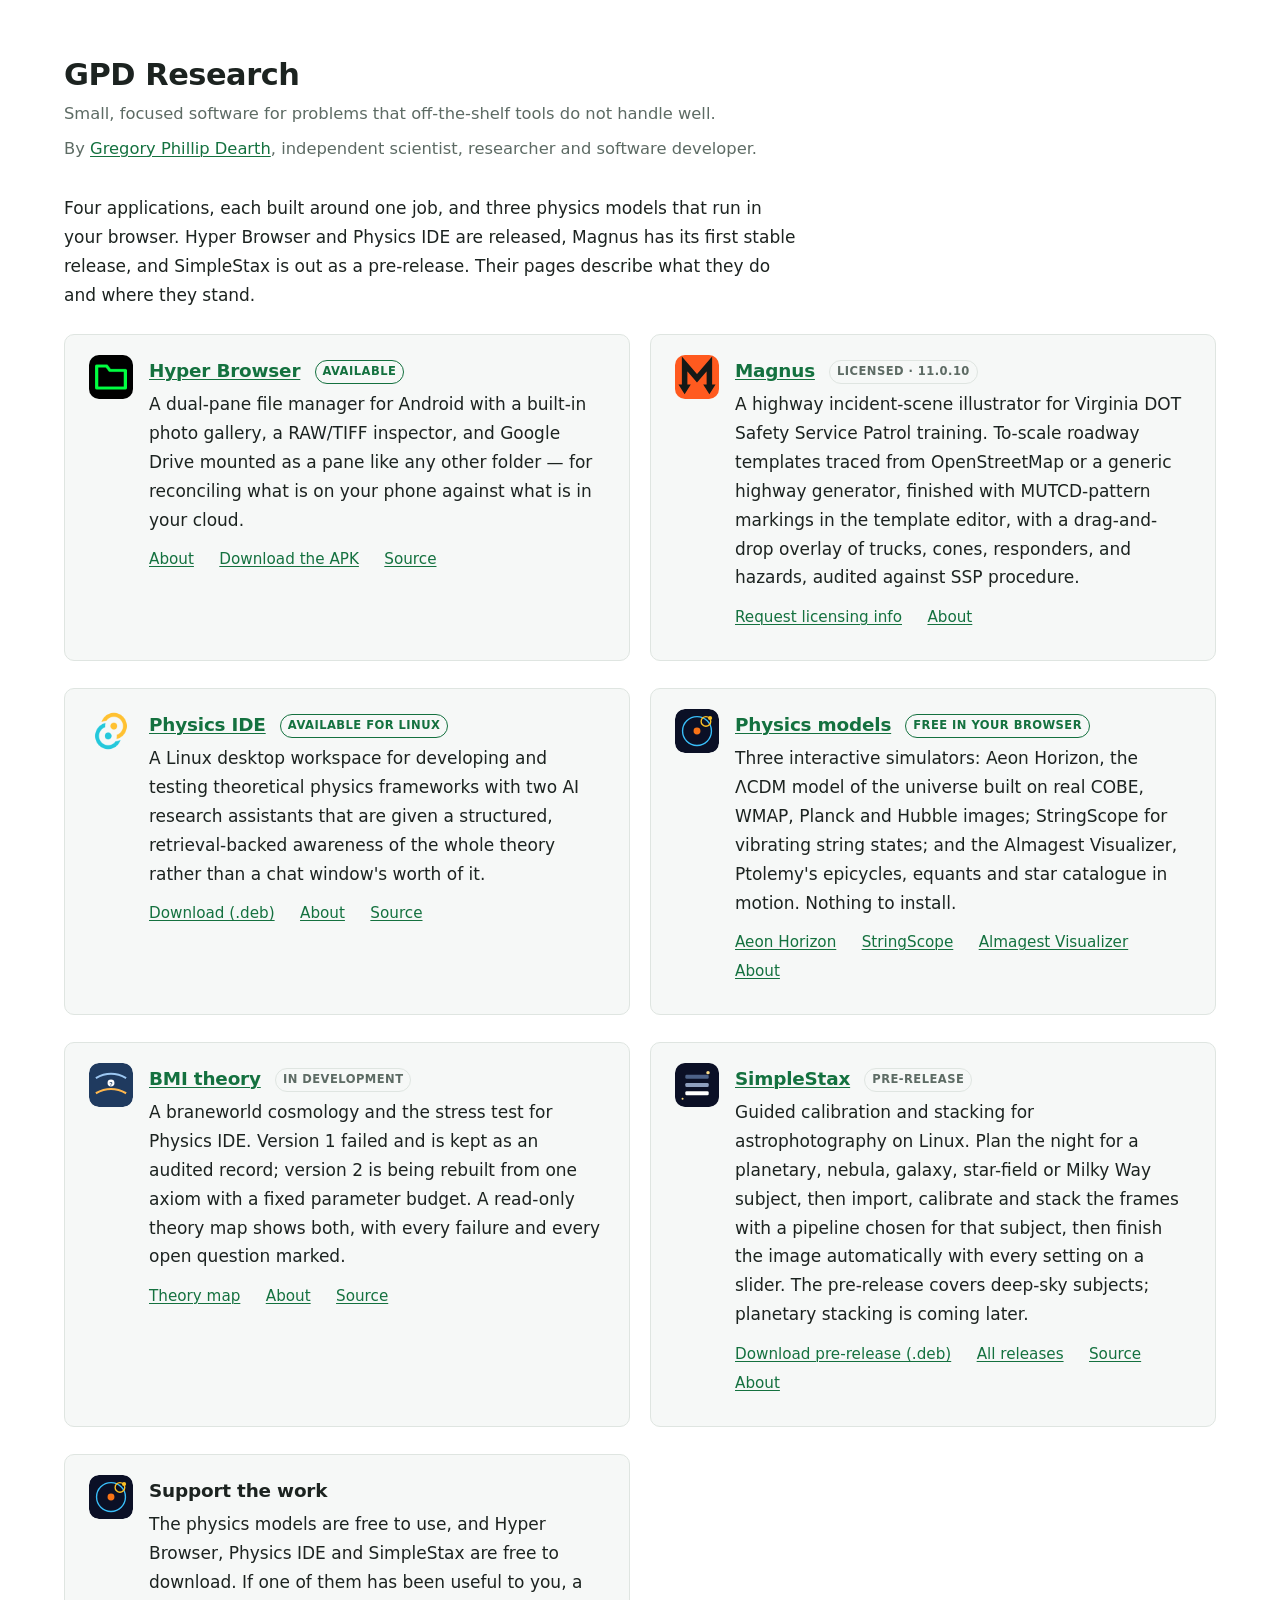
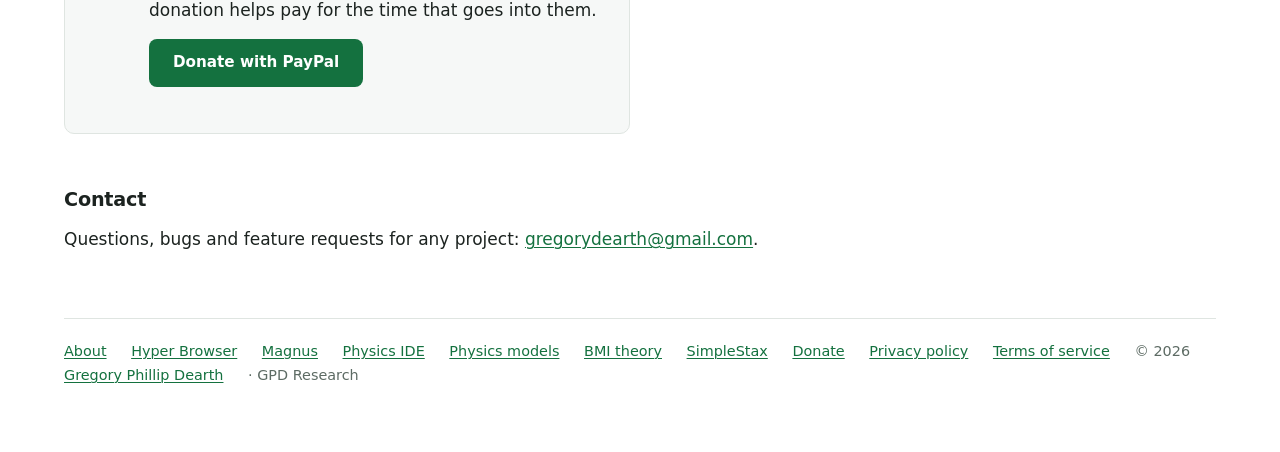
<file: index.html>
<!DOCTYPE html>
<html lang="en">
<head>
<meta charset="utf-8">
<meta name="viewport" content="width=device-width, initial-scale=1">
<meta name="author" content="Gregory Phillip Dearth">
<title>GPD Research — software and physics models by Gregory Phillip Dearth</title>
<meta name="description" content="GPD Research, the independent lab of Gregory Phillip Dearth, builds focused open-source tools: Hyper Browser, a dual-pane Android file manager; Magnus, a highway incident-scene illustrator for Safety Service Patrol training; Physics IDE, an AI-assisted workspace for theoretical physics; free in-browser physics simulators (Aeon Horizon for the ΛCDM model of the universe, StringScope for string theory and the Almagest Visualizer for the Ptolemaic system); and SimpleStax, guided calibration and stacking for astrophotography on Linux.">
<link rel="canonical" href="https://gpd-research.com/">
<meta property="og:type" content="website">
<meta property="og:site_name" content="GPD Research">
<meta property="og:title" content="GPD Research — software and physics models by Gregory Phillip Dearth">
<meta property="og:description" content="GPD Research, the independent lab of Gregory Phillip Dearth, builds focused open-source tools: Hyper Browser, a dual-pane Android file manager; Magnus, a highway incident-scene illustrator for Safety Service Patrol training; Physics IDE, an AI-assisted workspace for theoretical physics; free in-browser physics simulators (Aeon Horizon for the ΛCDM model of the universe, StringScope for string theory and the Almagest Visualizer for the Ptolemaic system); and SimpleStax, guided calibration and stacking for astrophotography on Linux.">
<meta property="og:url" content="https://gpd-research.com/">
<meta property="og:image" content="https://gpd-research.com/store/play-icon-512.png">
<meta name="twitter:card" content="summary">
<script type="application/ld+json">{"@context": "https://schema.org", "@graph": [{"@type": "Organization", "@id": "https://gpd-research.com/#org", "name": "GPD Research", "url": "https://gpd-research.com/", "email": "gregorydearth@gmail.com", "logo": "https://gpd-research.com/store/play-icon-512.png", "founder": {"@id": "https://gpd-research.com/#person"}}, {"@type": "Person", "@id": "https://gpd-research.com/#person", "name": "Gregory Phillip Dearth", "url": "https://gpd-research.com/about.html", "worksFor": {"@id": "https://gpd-research.com/#org"}, "sameAs": ["https://github.com/GPD-Research", "https://www.linkedin.com/in/gregory-dearth-88632b49/"]}, {"@type": "WebSite", "@id": "https://gpd-research.com/#website", "name": "GPD Research", "url": "https://gpd-research.com/", "publisher": {"@id": "https://gpd-research.com/#org"}, "author": {"@id": "https://gpd-research.com/#person"}}]}</script>
<link rel="icon" href="store/play-icon-512.png?v=040e02d1">
<link rel="stylesheet" href="style.css?v=bbf3dc13">
</head>
<body class="wide">
<header>
    <div>
        <h1>GPD Research</h1>
        <p class="tagline">Small, focused software for problems that off-the-shelf tools do not handle well.</p>
        <p class="tagline">By <a href="about.html">Gregory Phillip Dearth</a>, independent scientist, researcher and software developer.</p>
    </div>
</header>

<main>
    <p class="intro">
        Four applications, each built around one job, and three physics models that run in your browser.
        Hyper Browser and Physics IDE are released, Magnus has its first stable release, and SimpleStax is
        out as a pre-release. Their pages describe what they do and where they stand.
    </p>

    <ul class="projects">
        <li class="project">
            <img src="store/play-icon-512.png?v=040e02d1" alt="Hyper Browser icon" width="44" height="44">
            <div>
                <h2><a href="hyper-browser.html">Hyper Browser</a> <span class="status available">Available</span></h2>
                <p>
                    A dual-pane file manager for Android with a built-in photo gallery, a RAW/TIFF inspector, and
                    Google Drive mounted as a pane like any other folder — for reconciling what is on your phone
                    against what is in your cloud.
                </p>
                <p class="links">
                    <a href="hyper-browser.html">About</a>
                    <a href="https://github.com/GPD-Research/hyper-browser/releases">Download the APK</a>
                    <a href="https://github.com/GPD-Research/hyper-browser">Source</a>
                </p>
            </div>
        </li>

        <li class="project">
            <img src="store/magnus-icon.svg?v=767bd8ea" alt="Magnus icon" width="44" height="44">
            <div>
                <h2><a href="magnus.html">Magnus</a> <span class="status">Licensed · 11.0.10</span></h2>
                <p>
                    A highway incident-scene illustrator for Virginia DOT Safety Service Patrol training. To-scale
                    roadway templates traced from OpenStreetMap or a generic highway generator, finished with
                    MUTCD-pattern markings in the template editor, with a drag-and-drop overlay of trucks, cones,
                    responders, and hazards, audited against SSP procedure.
                </p>
                <p class="links">
                    <a href="magnus.html#licensing">Request licensing info</a>
                    <a href="magnus.html">About</a>
                </p>
            </div>
        </li>

        <li class="project">
            <img src="store/physics-ide-icon-256.png?v=6c766039" alt="Physics IDE icon" width="44" height="44">
            <div>
                <h2><a href="physics-ide.html">Physics IDE</a> <span class="status available">Available for Linux</span></h2>
                <p>
                    A Linux desktop workspace for developing and testing theoretical physics frameworks with two
                    AI research assistants that are given a structured, retrieval-backed awareness of the whole
                    theory rather than a chat window's worth of it.
                </p>
                <p class="links">
                    <a href="https://github.com/GPD-Research/physics-ide/releases/latest/download/physics-ide_latest_amd64.deb">Download (.deb)</a>
                    <a href="physics-ide.html">About</a>
                    <a href="https://github.com/GPD-Research/physics-ide">Source</a>
                </p>
            </div>
        </li>
        <li class="project">
            <img src="store/models-icon.svg?v=12f6d7c3" alt="Physics models icon" width="44" height="44">
            <div>
                <h2><a href="models.html">Physics models</a> <span class="status available">Free in your browser</span></h2>
                <p>
                    Three interactive simulators: Aeon Horizon, the ΛCDM model of the universe built on real COBE,
                    WMAP, Planck and Hubble images; StringScope for vibrating string states; and the Almagest
                    Visualizer, Ptolemy's epicycles, equants and star catalogue in motion. Nothing to install.
                </p>
                <p class="links">
                    <a href="/Lambda_CDM/viewer/">Aeon Horizon</a>
                    <a href="/KKLT_String_Cosmology/src/UI/string_scope.html">StringScope</a>
                    <a href="/Ptolemaic_model/viewer/">Almagest Visualizer</a>
                    <a href="models.html">About</a>
                </p>
            </div>
        </li>
        <li class="project">
            <img src="store/bmi-icon.svg?v=d0336ce6" alt="BMI theory icon" width="44" height="44">
            <div>
                <h2><a href="bmi.html">BMI theory</a> <span class="status">In development</span></h2>
                <p>
                    A braneworld cosmology and the stress test for Physics IDE. Version 1 failed and is kept as an
                    audited record; version 2 is being rebuilt from one axiom with a fixed parameter budget. A
                    read-only theory map shows both, with every failure and every open question marked.
                </p>
                <p class="links">
                    <a href="/BMI-Synthesis-Lab/viewer/">Theory map</a>
                    <a href="bmi.html">About</a>
                    <a href="https://github.com/GPD-Research/BMI-Synthesis-Lab">Source</a>
                </p>
            </div>
        </li>
        <li class="project">
            <img src="store/simplestax-icon.svg?v=019d0212" alt="SimpleStax icon" width="44" height="44">
            <div>
                <h2><a href="simplestax.html">SimpleStax</a> <span class="status">Pre-release</span></h2>
                <p>
                    Guided calibration and stacking for astrophotography on Linux. Plan the night for a planetary,
                    nebula, galaxy, star-field or Milky Way subject, then import, calibrate and stack the frames
                    with a pipeline chosen for that subject, then finish the image automatically with every setting on a
                    slider. The pre-release covers deep-sky subjects; planetary stacking is coming later.
                </p>
                <p class="links">
                    <a href="https://github.com/GPD-Research/SimpleStax/releases/latest/download/simplestax_latest_amd64.deb">Download pre-release (.deb)</a>
                    <a href="https://github.com/GPD-Research/SimpleStax/releases">All releases</a>
                    <a href="https://github.com/GPD-Research/SimpleStax">Source</a>
                    <a href="simplestax.html">About</a>
                </p>
            </div>
        </li>
        <li class="project donate">
            <img src="store/models-icon.svg?v=12f6d7c3" alt="" width="44" height="44">
            <div>
                <h2>Support the work</h2>
                <p>
                    The physics models are free to use, and Hyper Browser, Physics IDE and SimpleStax are free to
                    download. If one of them has been useful to you, a donation helps pay for the time that goes
                    into them.
                </p>
                <p class="links">
                    <a class="cta" href="https://www.paypal.com/donate/?business=gregorydearth%40gmail.com&amp;item_name=GPD+Research&amp;currency_code=USD">Donate with PayPal</a>
                </p>
            </div>
        </li>
    </ul>

    <h2>Contact</h2>
    <p>
        Questions, bugs and feature requests for any project:
        <a href="mailto:gregorydearth@gmail.com">gregorydearth@gmail.com</a>.
    </p>
</main>

<footer>
    <a href="about.html">About</a>
    <a href="hyper-browser.html">Hyper Browser</a>
    <a href="magnus.html">Magnus</a>
    <a href="physics-ide.html">Physics IDE</a>
    <a href="models.html">Physics models</a>
    <a href="bmi.html">BMI theory</a>
    <a href="simplestax.html">SimpleStax</a>
    <a href="https://www.paypal.com/donate/?business=gregorydearth%40gmail.com&amp;item_name=GPD+Research&amp;currency_code=USD">Donate</a>
    <a href="privacy.html">Privacy policy</a>
    <a href="terms.html">Terms of service</a>
    <span>&copy; 2026 <a href="about.html">Gregory Phillip Dearth</a> · GPD Research</span>
</footer>
</body>
</html>
</file>
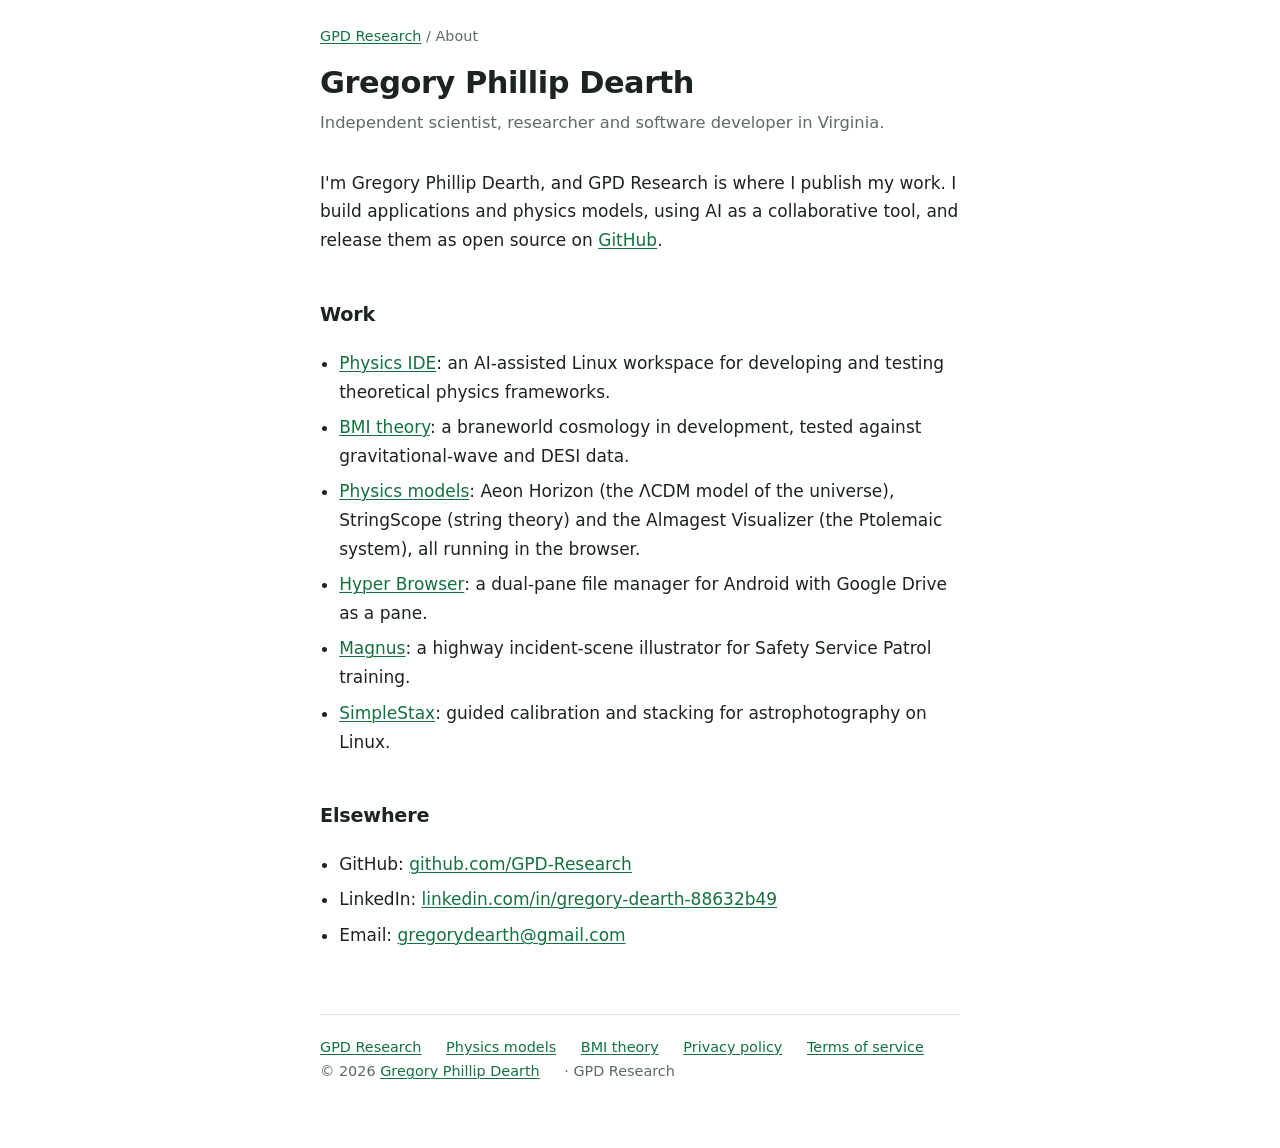
<file: about.html>
<!DOCTYPE html>
<html lang="en">
<head>
<meta charset="utf-8">
<meta name="viewport" content="width=device-width, initial-scale=1">
<meta name="author" content="Gregory Phillip Dearth">
<title>Gregory Phillip Dearth — independent scientist, researcher and software developer | GPD Research</title>
<meta name="description" content="Gregory Phillip Dearth is an independent scientist, researcher and software developer in Virginia, and the person behind GPD Research: Physics IDE, Hyper Browser, Magnus, SimpleStax, the BMI braneworld theory and in-browser physics models.">
<link rel="canonical" href="https://gpd-research.com/about.html">
<meta property="og:type" content="profile">
<meta property="og:site_name" content="GPD Research">
<meta property="og:title" content="Gregory Phillip Dearth — independent scientist, researcher and software developer">
<meta property="og:description" content="Gregory Phillip Dearth is an independent scientist, researcher and software developer, and the person behind GPD Research.">
<meta property="og:url" content="https://gpd-research.com/about.html">
<meta property="og:image" content="https://gpd-research.com/store/play-icon-512.png">
<meta property="profile:first_name" content="Gregory">
<meta property="profile:last_name" content="Dearth">
<meta name="twitter:card" content="summary">
<script type="application/ld+json">{"@context": "https://schema.org", "@graph": [{"@type": "ProfilePage", "@id": "https://gpd-research.com/about.html", "url": "https://gpd-research.com/about.html", "name": "Gregory Phillip Dearth", "mainEntity": {"@id": "https://gpd-research.com/#person"}, "isPartOf": {"@id": "https://gpd-research.com/#website"}}, {"@type": "Person", "@id": "https://gpd-research.com/#person", "name": "Gregory Phillip Dearth", "givenName": "Gregory", "additionalName": "Phillip", "familyName": "Dearth", "alternateName": ["Gregory Dearth", "Gregory P. Dearth"], "url": "https://gpd-research.com/about.html", "email": "mailto:gregorydearth@gmail.com", "jobTitle": "Independent scientist, researcher and software developer", "homeLocation": {"@type": "Place", "name": "Virginia, United States", "address": {"@type": "PostalAddress", "addressRegion": "VA", "addressCountry": "US"}}, "description": "Independent scientist, researcher and software developer leveraging AI as a collaborative tool for applications and physics models.", "worksFor": {"@type": "Organization", "@id": "https://gpd-research.com/#org", "name": "GPD Research", "url": "https://gpd-research.com/"}, "knowsAbout": ["Theoretical physics", "Cosmology", "String theory", "Braneworld cosmology", "Software development", "Astrophotography"], "sameAs": ["https://github.com/GPD-Research", "https://www.linkedin.com/in/gregory-dearth-88632b49/"]}]}</script>
<link rel="icon" href="store/play-icon-512.png?v=040e02d1">
<link rel="stylesheet" href="style.css?v=bbf3dc13">
</head>
<body>
<nav class="crumbs"><a href="index.html">GPD Research</a> / About</nav>
<header>
    <div>
        <h1>Gregory Phillip Dearth</h1>
        <p class="tagline">Independent scientist, researcher and software developer in Virginia.</p>
    </div>
</header>

<main>
    <p>
        I'm Gregory Phillip Dearth, and GPD Research is where I publish my work. I build applications and
        physics models, using AI as a collaborative tool, and release them as open source on
        <a href="https://github.com/GPD-Research">GitHub</a>.
    </p>

    <h2>Work</h2>
    <ul>
        <li><a href="physics-ide.html">Physics IDE</a>: an AI-assisted Linux workspace for developing and testing theoretical physics frameworks.</li>
        <li><a href="bmi.html">BMI theory</a>: a braneworld cosmology in development, tested against gravitational-wave and DESI data.</li>
        <li><a href="models.html">Physics models</a>: Aeon Horizon (the ΛCDM model of the universe), StringScope (string theory) and the Almagest Visualizer (the Ptolemaic system), all running in the browser.</li>
        <li><a href="hyper-browser.html">Hyper Browser</a>: a dual-pane file manager for Android with Google Drive as a pane.</li>
        <li><a href="magnus.html">Magnus</a>: a highway incident-scene illustrator for Safety Service Patrol training.</li>
        <li><a href="simplestax.html">SimpleStax</a>: guided calibration and stacking for astrophotography on Linux.</li>
    </ul>

    <h2>Elsewhere</h2>
    <ul>
        <li>GitHub: <a href="https://github.com/GPD-Research" rel="me">github.com/GPD-Research</a></li>
        <li>LinkedIn: <a href="https://www.linkedin.com/in/gregory-dearth-88632b49/" rel="me">linkedin.com/in/gregory-dearth-88632b49</a></li>
        <li>Email: <a href="mailto:gregorydearth@gmail.com">gregorydearth@gmail.com</a></li>
    </ul>
</main>

<footer>
    <a href="index.html">GPD Research</a>
    <a href="models.html">Physics models</a>
    <a href="bmi.html">BMI theory</a>
    <a href="privacy.html">Privacy policy</a>
    <a href="terms.html">Terms of service</a>
    <span>&copy; 2026 <a href="about.html">Gregory Phillip Dearth</a> · GPD Research</span>
</footer>
</body>
</html>
</file>
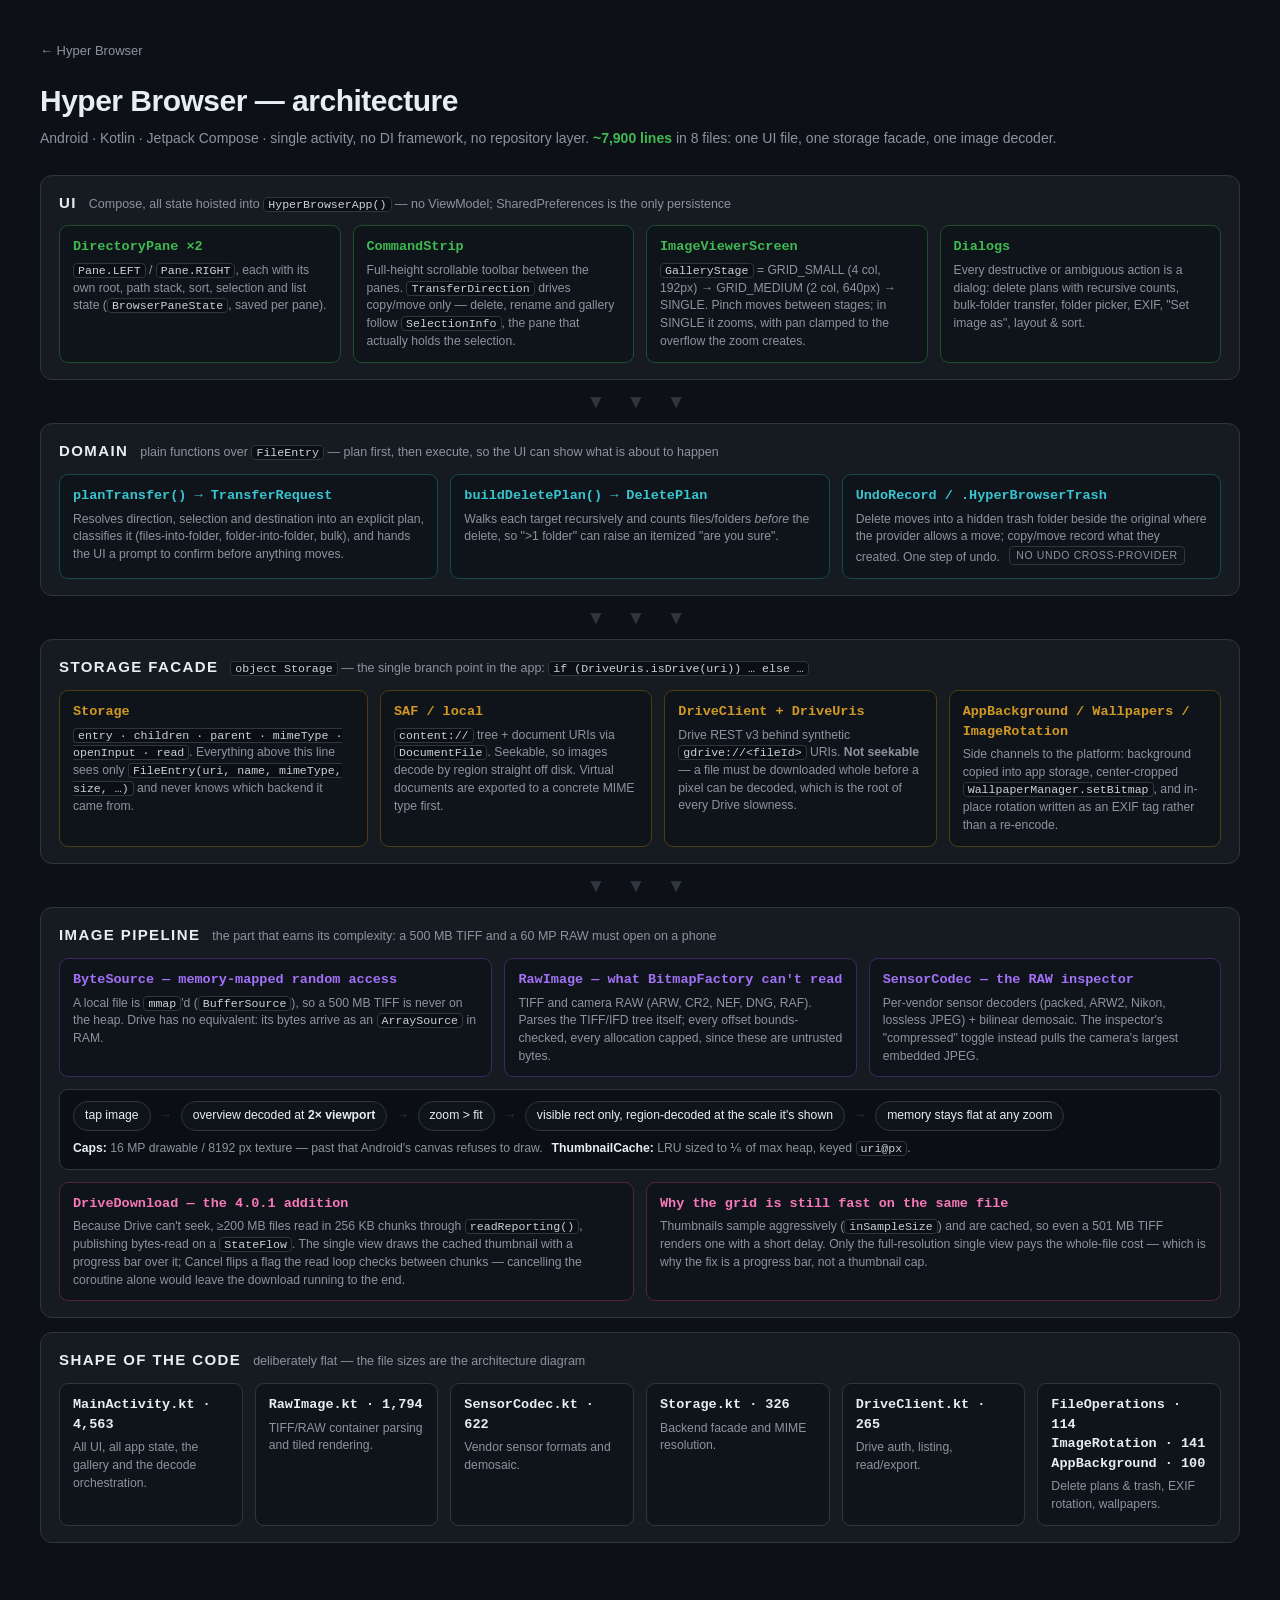
<file: architecture.html>
<!DOCTYPE html>
<html lang="en">
<head>
<meta charset="utf-8">
<meta name="viewport" content="width=device-width, initial-scale=1">
<meta name="author" content="Gregory Phillip Dearth">
<title>Hyper Browser — architecture</title>
<meta name="description" content="How Hyper Browser is put together: a Compose UI over a single storage facade, and an image pipeline built to open a 500 MB TIFF on a phone.">
<link rel="canonical" href="https://gpd-research.com/architecture.html">
<meta property="og:type" content="website">
<meta property="og:site_name" content="GPD Research">
<meta property="og:title" content="Hyper Browser — architecture">
<meta property="og:description" content="How Hyper Browser is put together: a Compose UI over a single storage facade, and an image pipeline built to open a 500 MB TIFF on a phone.">
<meta property="og:url" content="https://gpd-research.com/architecture.html">
<meta property="og:image" content="https://gpd-research.com/store/play-icon-512.png">
<meta name="twitter:card" content="summary">
<link rel="icon" href="store/play-icon-512.png?v=040e02d1">
<style>
  :root{
    --bg:#0d1117; --panel:#161b22; --line:#30363d; --ink:#e6edf3; --dim:#8b949e;
    --green:#3fb950; --cyan:#39c5cf; --amber:#d29922; --violet:#a371f7; --pink:#f778ba;
  }
  *{box-sizing:border-box;margin:0;padding:0}
  body{background:var(--bg);color:var(--ink);font:14px/1.45 "Inter","Helvetica Neue",Arial,sans-serif;padding:40px;max-width:1560px;margin:0 auto}
  .back{display:inline-block;color:var(--dim);text-decoration:none;font-size:13px;margin-bottom:18px}
  .back:hover{color:var(--ink)}
  h1{font-size:30px;letter-spacing:-.5px}
  .sub{color:var(--dim);margin:6px 0 26px;font-size:14px}
  .sub b{color:var(--green);font-weight:600}
  .layer{border:1px solid var(--line);border-radius:12px;background:var(--panel);padding:16px 18px;margin-bottom:14px}
  .layer > header{display:flex;align-items:baseline;gap:12px;margin-bottom:12px}
  .layer h2{font-size:15px;text-transform:uppercase;letter-spacing:1.4px}
  .layer .note{color:var(--dim);font-size:12.5px}
  .row{display:flex;gap:12px;align-items:stretch}
  .row > *{flex:1}
  .card{border:1px solid var(--line);border-radius:9px;padding:11px 13px;background:#0f141b}
  .card h3{font-size:13.5px;font-family:ui-monospace,"SF Mono",Menlo,monospace;margin-bottom:5px}
  .card p{color:var(--dim);font-size:12.2px}
  .card ul{color:var(--dim);font-size:12.2px;margin-left:15px}
  .card li{margin-top:2px}
  .g h3{color:var(--green)} .c h3{color:var(--cyan)} .a h3{color:var(--amber)}
  .v h3{color:var(--violet)} .p h3{color:var(--pink)}
  .g{border-color:#1f4d2b} .c{border-color:#164a4e} .a{border-color:#4d3c12} .v{border-color:#3b2a5e} .p{border-color:#55223b}
  .arrow{text-align:center;color:var(--line);font-size:19px;margin:-6px 0 8px;letter-spacing:8px}
  code{font-family:ui-monospace,"SF Mono",Menlo,monospace;background:#0b0f14;border:1px solid var(--line);border-radius:4px;padding:0 4px;color:#c9d1d9;font-size:11.6px}
  .pipe{display:flex;align-items:center;gap:9px;flex-wrap:wrap;font-size:12.2px;color:var(--dim)}
  .pipe .step{border:1px solid var(--line);border-radius:20px;padding:5px 11px;background:#0f141b;color:var(--ink);white-space:nowrap}
  .pipe .sep{color:var(--line)}
  .foot{display:flex;gap:12px;margin-top:6px}
  .kv{font-size:12.2px;color:var(--dim)}
  .kv b{color:var(--ink);font-weight:600}
  .tag{display:inline-block;font-size:10.5px;letter-spacing:.6px;text-transform:uppercase;border:1px solid var(--line);border-radius:4px;padding:1px 6px;color:var(--dim);margin-left:6px;vertical-align:2px}
  @media (max-width:900px){
    body{padding:20px}
    h1{font-size:24px}
    .row{flex-wrap:wrap}
    .row > *{flex:1 1 260px}
    code{overflow-wrap:anywhere}
  }
  @media (max-width:620px){
    .row{display:block}
    .row > * + *{margin-top:10px}
    .layer > header{display:block}
    .pipe .step{white-space:normal}
  }
</style>
</head>
<body>

<a class="back" href="hyper-browser.html">← Hyper Browser</a>
<h1>Hyper Browser — architecture</h1>
<p class="sub">Android · Kotlin · Jetpack Compose · single activity, no DI framework, no repository layer.
  <b>~7,900 lines</b> in 8 files: one UI file, one storage facade, one image decoder.</p>

<div class="layer">
  <header><h2>UI</h2><span class="note">Compose, all state hoisted into <code>HyperBrowserApp()</code> — no ViewModel; SharedPreferences is the only persistence</span></header>
  <div class="row">
    <div class="card g">
      <h3>DirectoryPane ×2</h3>
      <p><code>Pane.LEFT</code> / <code>Pane.RIGHT</code>, each with its own root, path stack, sort, selection and list state (<code>BrowserPaneState</code>, saved per pane).</p>
    </div>
    <div class="card g">
      <h3>CommandStrip</h3>
      <p>Full-height scrollable toolbar between the panes. <code>TransferDirection</code> drives copy/move only — delete, rename and gallery follow <code>SelectionInfo</code>, the pane that actually holds the selection.</p>
    </div>
    <div class="card g">
      <h3>ImageViewerScreen</h3>
      <p><code>GalleryStage</code> = GRID_SMALL (4 col, 192px) → GRID_MEDIUM (2 col, 640px) → SINGLE. Pinch moves between stages; in SINGLE it zooms, with pan clamped to the overflow the zoom creates.</p>
    </div>
    <div class="card g">
      <h3>Dialogs</h3>
      <p>Every destructive or ambiguous action is a dialog: delete plans with recursive counts, bulk-folder transfer, folder picker, EXIF, "Set image as", layout &amp; sort.</p>
    </div>
  </div>
</div>

<div class="arrow">▼ ▼ ▼</div>

<div class="layer">
  <header><h2>Domain</h2><span class="note">plain functions over <code>FileEntry</code> — plan first, then execute, so the UI can show what is about to happen</span></header>
  <div class="row">
    <div class="card c">
      <h3>planTransfer() → TransferRequest</h3>
      <p>Resolves direction, selection and destination into an explicit plan, classifies it (files-into-folder, folder-into-folder, bulk), and hands the UI a prompt to confirm before anything moves.</p>
    </div>
    <div class="card c">
      <h3>buildDeletePlan() → DeletePlan</h3>
      <p>Walks each target recursively and counts files/folders <em>before</em> the delete, so ">1 folder" can raise an itemized "are you sure".</p>
    </div>
    <div class="card c">
      <h3>UndoRecord / .HyperBrowserTrash</h3>
      <p>Delete moves into a hidden trash folder beside the original where the provider allows a move; copy/move record what they created. One step of undo.
      <span class="tag">no undo cross-provider</span></p>
    </div>
  </div>
</div>

<div class="arrow">▼ ▼ ▼</div>

<div class="layer">
  <header><h2>Storage facade</h2><span class="note"><code>object Storage</code> — the single branch point in the app: <code>if (DriveUris.isDrive(uri)) … else …</code></span></header>
  <div class="row">
    <div class="card a" style="flex:1.15">
      <h3>Storage</h3>
      <p><code>entry · children · parent · mimeType · openInput · read</code>. Everything above this line sees only <code>FileEntry(uri, name, mimeType, size, …)</code> and never knows which backend it came from.</p>
    </div>
    <div class="card a">
      <h3>SAF / local</h3>
      <p><code>content://</code> tree + document URIs via <code>DocumentFile</code>. Seekable, so images decode by region straight off disk. Virtual documents are exported to a concrete MIME type first.</p>
    </div>
    <div class="card a">
      <h3>DriveClient + DriveUris</h3>
      <p>Drive REST v3 behind synthetic <code>gdrive://&lt;fileId&gt;</code> URIs. <b>Not seekable</b> — a file must be downloaded whole before a pixel can be decoded, which is the root of every Drive slowness.</p>
    </div>
    <div class="card a">
      <h3>AppBackground / Wallpapers / ImageRotation</h3>
      <p>Side channels to the platform: background copied into app storage, center-cropped <code>WallpaperManager.setBitmap</code>, and in-place rotation written as an EXIF tag rather than a re-encode.</p>
    </div>
  </div>
</div>

<div class="arrow">▼ ▼ ▼</div>

<div class="layer">
  <header><h2>Image pipeline</h2><span class="note">the part that earns its complexity: a 500 MB TIFF and a 60 MP RAW must open on a phone</span></header>

  <div class="row" style="margin-bottom:12px">
    <div class="card v" style="flex:1.25">
      <h3>ByteSource — memory-mapped random access</h3>
      <p>A local file is <code>mmap</code>'d (<code>BufferSource</code>), so a 500 MB TIFF is never on the heap. Drive has no equivalent: its bytes arrive as an <code>ArraySource</code> in RAM.</p>
    </div>
    <div class="card v">
      <h3>RawImage — what BitmapFactory can't read</h3>
      <p>TIFF and camera RAW (ARW, CR2, NEF, DNG, RAF). Parses the TIFF/IFD tree itself; every offset bounds-checked, every allocation capped, since these are untrusted bytes.</p>
    </div>
    <div class="card v">
      <h3>SensorCodec — the RAW inspector</h3>
      <p>Per-vendor sensor decoders (packed, ARW2, Nikon, lossless JPEG) + bilinear demosaic. The inspector's "compressed" toggle instead pulls the camera's largest embedded JPEG.</p>
    </div>
  </div>

  <div class="card" style="background:#0b0f14">
    <div class="pipe">
      <span class="step">tap image</span><span class="sep">→</span>
      <span class="step">overview decoded at <b>2× viewport</b></span><span class="sep">→</span>
      <span class="step">zoom &gt; fit</span><span class="sep">→</span>
      <span class="step">visible rect only, region-decoded at the scale it's shown</span><span class="sep">→</span>
      <span class="step">memory stays flat at any zoom</span>
    </div>
    <div class="pipe" style="margin-top:9px">
      <span class="kv"><b>Caps:</b> 16 MP drawable / 8192 px texture — past that Android's canvas refuses to draw.</span>
      <span class="kv"><b>ThumbnailCache:</b> LRU sized to ⅙ of max heap, keyed <code>uri@px</code>.</span>
    </div>
  </div>

  <div class="row" style="margin-top:12px">
    <div class="card p">
      <h3>DriveDownload — the 4.0.1 addition</h3>
      <p>Because Drive can't seek, ≥200 MB files read in 256 KB chunks through <code>readReporting()</code>, publishing bytes-read on a <code>StateFlow</code>. The single view draws the cached thumbnail with a progress bar over it; Cancel flips a flag the read loop checks between chunks — cancelling the coroutine alone would leave the download running to the end.</p>
    </div>
    <div class="card p">
      <h3>Why the grid is still fast on the same file</h3>
      <p>Thumbnails sample aggressively (<code>inSampleSize</code>) and are cached, so even a 501 MB TIFF renders one with a short delay. Only the full-resolution single view pays the whole-file cost — which is why the fix is a progress bar, not a thumbnail cap.</p>
    </div>
  </div>
</div>

<div class="layer" style="margin-bottom:0">
  <header><h2>Shape of the code</h2><span class="note">deliberately flat — the file sizes are the architecture diagram</span></header>
  <div class="row">
    <div class="card"><h3>MainActivity.kt · 4,563</h3><p>All UI, all app state, the gallery and the decode orchestration.</p></div>
    <div class="card"><h3>RawImage.kt · 1,794</h3><p>TIFF/RAW container parsing and tiled rendering.</p></div>
    <div class="card"><h3>SensorCodec.kt · 622</h3><p>Vendor sensor formats and demosaic.</p></div>
    <div class="card"><h3>Storage.kt · 326</h3><p>Backend facade and MIME resolution.</p></div>
    <div class="card"><h3>DriveClient.kt · 265</h3><p>Drive auth, listing, read/export.</p></div>
    <div class="card"><h3>FileOperations · 114<br>ImageRotation · 141<br>AppBackground · 100</h3><p>Delete plans &amp; trash, EXIF rotation, wallpapers.</p></div>
  </div>
</div>

</body>
</html>
</file>
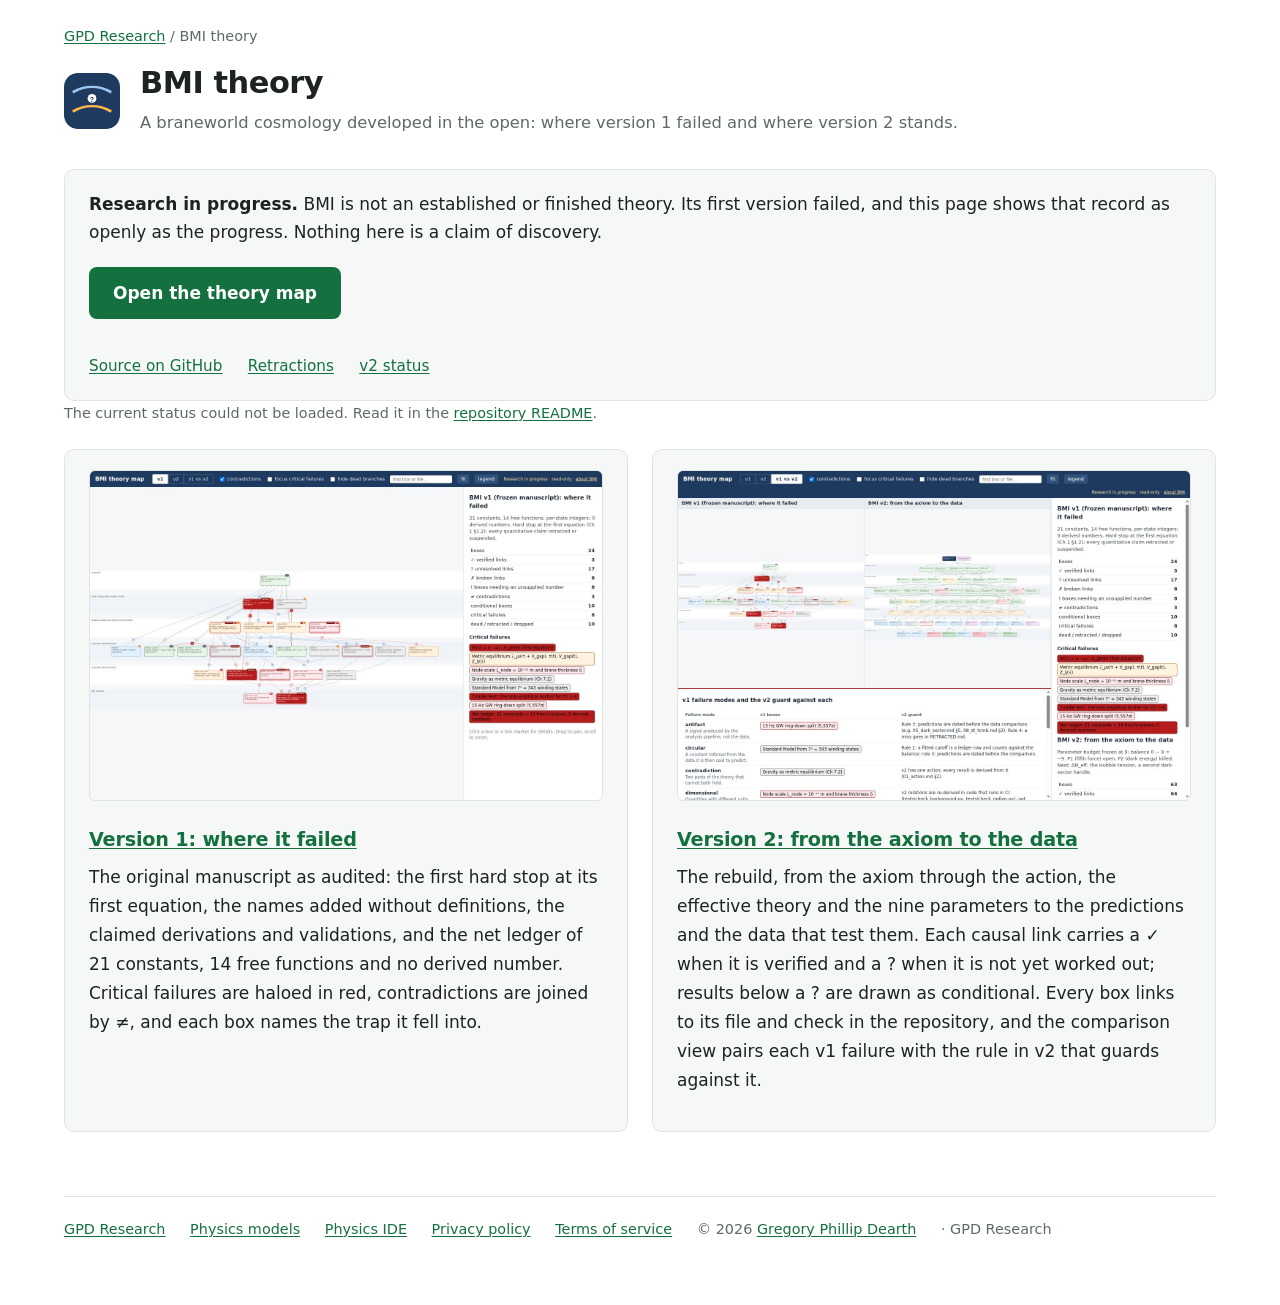
<file: bmi.html>
<!DOCTYPE html>
<html lang="en">
<head>
<meta charset="utf-8">
<meta name="viewport" content="width=device-width, initial-scale=1">
<meta name="author" content="Gregory Phillip Dearth">
<title>BMI theory — a braneworld cosmology in development | GPD Research</title>
<meta name="description" content="The Brane-Manifold Interface (BMI), a braneworld cosmology and stress test for AI-assisted physics: why version 1 failed, where version 2 stands, and a read-only theory map of both.">
<link rel="canonical" href="https://gpd-research.com/bmi.html">
<meta property="og:type" content="website">
<meta property="og:site_name" content="GPD Research">
<meta property="og:title" content="BMI theory — a braneworld cosmology in development | GPD Research">
<meta property="og:description" content="Why BMI version 1 failed, where version 2 stands, and a read-only theory map of both.">
<meta property="og:url" content="https://gpd-research.com/bmi.html">
<meta property="og:image" content="https://gpd-research.com/store/model-bmi-v1.jpg">
<meta name="twitter:card" content="summary_large_image">
<link rel="icon" href="store/bmi-icon.svg?v=d0336ce6">
<link rel="stylesheet" href="style.css?v=bbf3dc13">
<link rel="stylesheet" href="store/vendor/katex/katex.min.css?v=717bc9ae">
</head>
<body class="wide">
<nav class="crumbs"><a href="index.html">GPD Research</a> / BMI theory</nav>
<header>
    <img src="store/bmi-icon.svg?v=d0336ce6" alt="BMI theory icon" width="56" height="56">
    <div>
        <h1>BMI theory</h1>
        <p class="tagline">A braneworld cosmology developed in the open: where version 1 failed and where version 2 stands.</p>
    </div>
</header>

<main>
    <div class="panel">
        <p><strong>Research in progress.</strong> BMI is not an established or finished theory. Its first
        version failed, and this page shows that record as openly as the progress. Nothing here is a
        claim of discovery.</p>
        <p><a class="cta" href="/BMI-Synthesis-Lab/viewer/">Open the theory map</a></p>
        <p class="links">
            <a href="https://github.com/GPD-Research/BMI-Synthesis-Lab">Source on GitHub</a>
            <a href="https://github.com/GPD-Research/BMI-Synthesis-Lab/blob/main/RETRACTED.md">Retractions</a>
            <a href="https://github.com/GPD-Research/BMI-Synthesis-Lab/blob/main/v2/STATUS.md">v2 status</a>
        </p>
    </div>

    <section id="bmi-status" class="bmi-status">
        <p class="note">Loading the current description from the
        <a href="https://github.com/GPD-Research/BMI-Synthesis-Lab#readme">repository README</a>…</p>
    </section>

    <div class="models">
    <section class="model">
        <a href="/BMI-Synthesis-Lab/viewer/?view=v1"><img src="store/model-bmi-v1.jpg?v=c44fd07f" alt="The v1 map: the first equation in red at the top, every box below it dashed as conditional, critical failures haloed in red and contradictions marked ≠" width="1400" height="900" loading="lazy"></a>
        <h2><a href="/BMI-Synthesis-Lab/viewer/?view=v1">Version 1: where it failed</a></h2>
        <p>
            The original manuscript as audited: the first hard stop at its first equation, the names added
            without definitions, the claimed derivations and validations, and the net ledger of 21 constants,
            14 free functions and no derived number. Critical failures are haloed in red, contradictions are
            joined by ≠, and each box names the trap it fell into.
        </p>
    </section>

    <section class="model">
        <a href="/BMI-Synthesis-Lab/viewer/?view=compare"><img src="store/model-bmi-compare.jpg?v=95984562" alt="The v1 and v2 maps side by side, with the table of v1 failure modes and the v2 guard against each" width="1400" height="900" loading="lazy"></a>
        <h2><a href="/BMI-Synthesis-Lab/viewer/?view=compare">Version 2: from the axiom to the data</a></h2>
        <p>
            The rebuild, from the axiom through the action, the effective theory and the nine parameters to the
            predictions and the data that test them. Each causal link carries a ✓ when it is verified and a ?
            when it is not yet worked out; results below a ? are drawn as conditional. Every box links to its
            file and check in the repository, and the comparison view pairs each v1 failure with the rule in v2
            that guards against it.
        </p>
    </section>
    </div>
</main>

<footer>
    <a href="index.html">GPD Research</a>
    <a href="models.html">Physics models</a>
    <a href="physics-ide.html">Physics IDE</a>
    <a href="privacy.html">Privacy policy</a>
    <a href="terms.html">Terms of service</a>
    <span>&copy; 2026 <a href="about.html">Gregory Phillip Dearth</a> · GPD Research</span>
</footer>
<script src="store/vendor/marked.min.js?v=15fabce5"></script>
<script src="store/vendor/katex/katex.min.js?v=e6bfe5de"></script>
<script src="store/bmi.js?v=d8ebb1e4"></script>
</body>
</html>
</file>
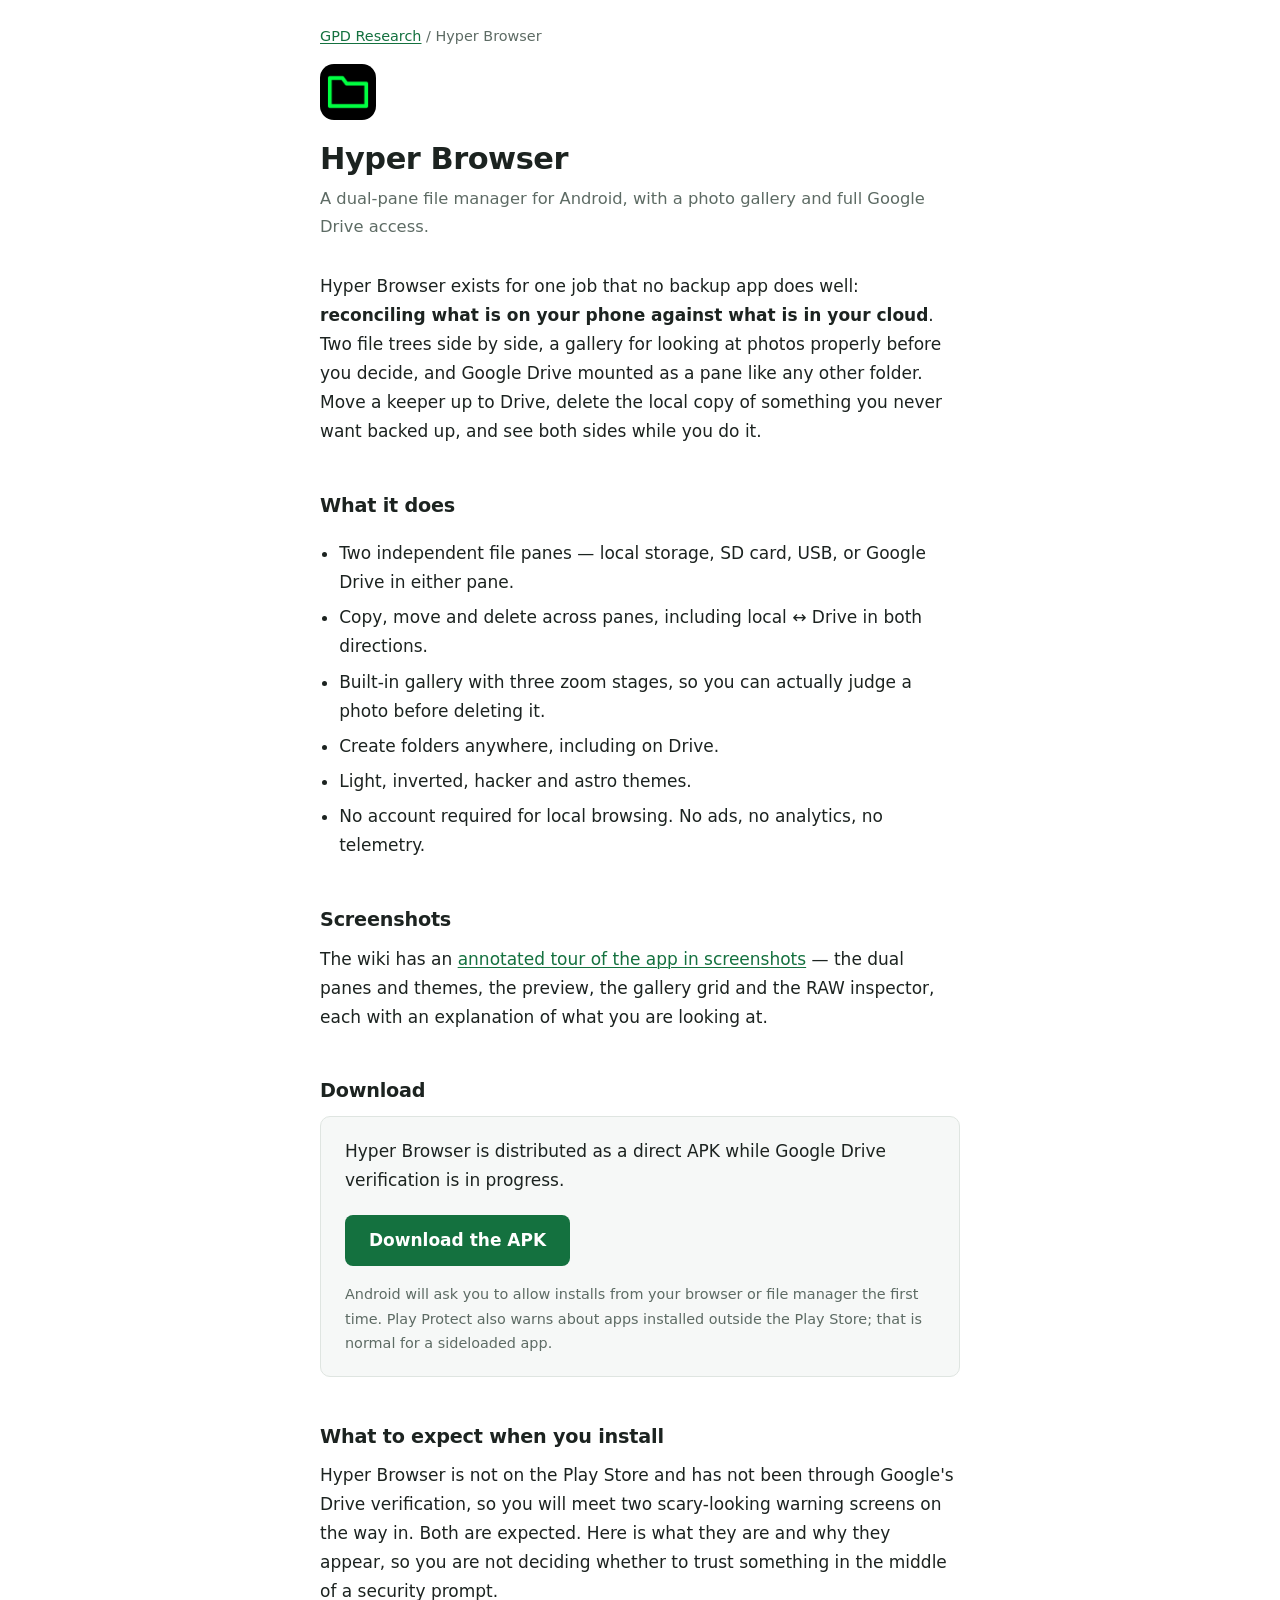
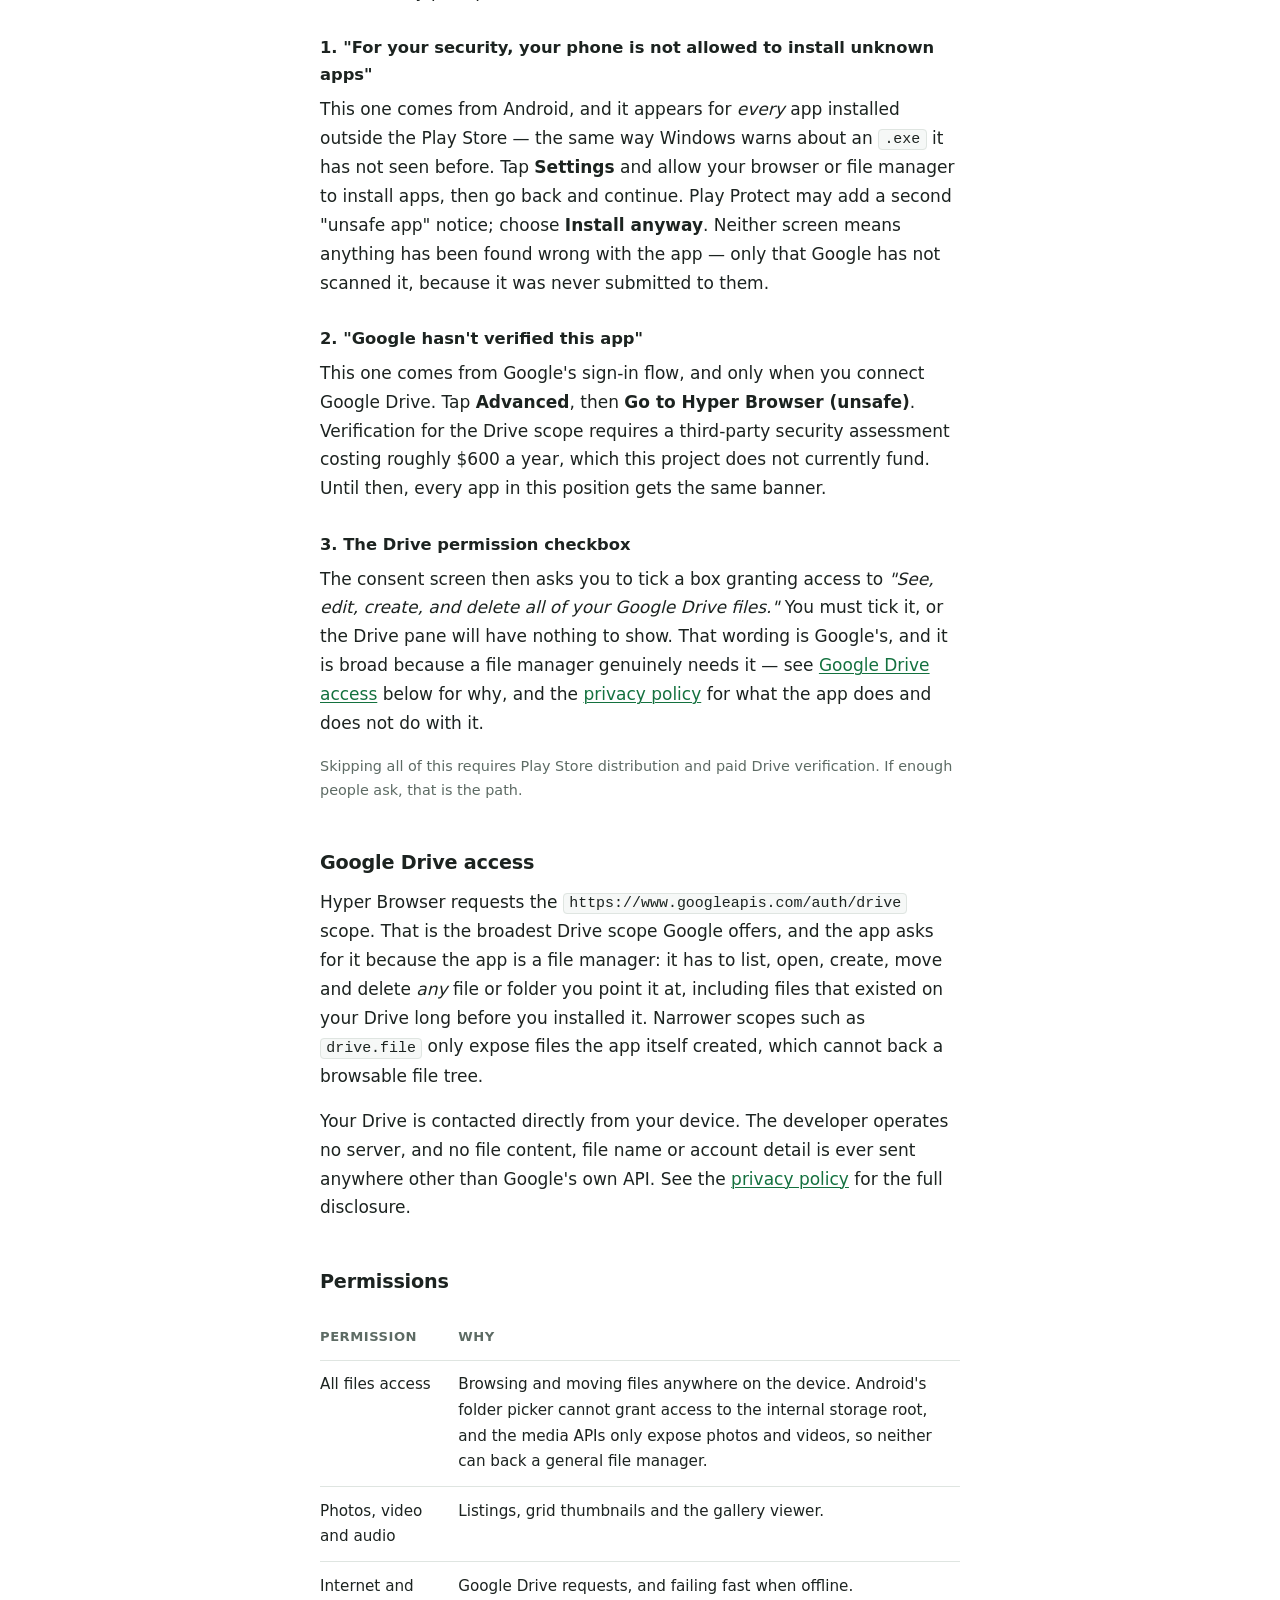
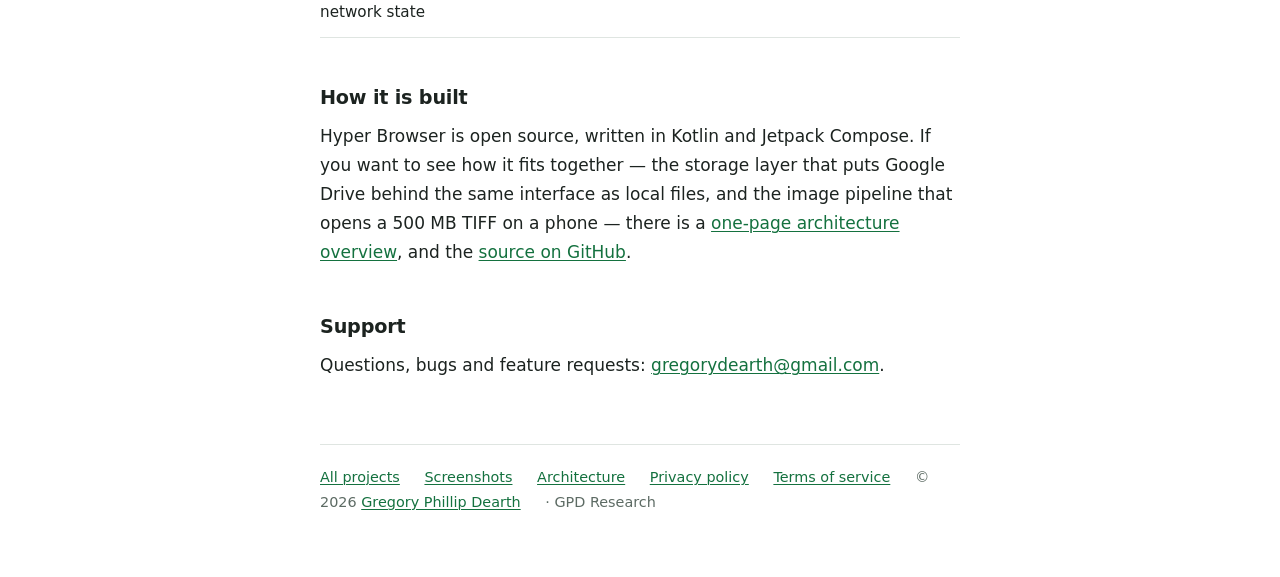
<file: hyper-browser.html>
<!DOCTYPE html>
<html lang="en">
<head>
<meta charset="utf-8">
<meta name="viewport" content="width=device-width, initial-scale=1">
<meta name="author" content="Gregory Phillip Dearth">
<title>Hyper Browser — dual-pane file manager for Android</title>
<meta name="description" content="Hyper Browser is a dual-pane Android file manager with a built-in photo gallery and full Google Drive access, for reconciling what lives on your phone against what lives in the cloud.">
<link rel="canonical" href="https://gpd-research.com/hyper-browser.html">
<meta property="og:type" content="website">
<meta property="og:site_name" content="GPD Research">
<meta property="og:title" content="Hyper Browser — dual-pane file manager for Android">
<meta property="og:description" content="Hyper Browser is a dual-pane Android file manager with a built-in photo gallery and full Google Drive access, for reconciling what lives on your phone against what lives in the cloud.">
<meta property="og:url" content="https://gpd-research.com/hyper-browser.html">
<meta property="og:image" content="https://gpd-research.com/store/play-icon-512.png">
<meta name="twitter:card" content="summary">
<script type="application/ld+json">{"@context": "https://schema.org", "@type": "SoftwareApplication", "name": "Hyper Browser", "operatingSystem": "Android", "applicationCategory": "UtilitiesApplication", "url": "https://gpd-research.com/hyper-browser.html", "description": "Hyper Browser is a dual-pane Android file manager with a built-in photo gallery and full Google Drive access, for reconciling what lives on your phone against what lives in the cloud.", "publisher": {"@type": "Organization", "name": "GPD Research", "url": "https://gpd-research.com/", "email": "gregorydearth@gmail.com", "@id": "https://gpd-research.com/#org", "founder": {"@type": "Person", "@id": "https://gpd-research.com/#person", "name": "Gregory Phillip Dearth", "url": "https://gpd-research.com/about.html"}}, "downloadUrl": "https://github.com/GPD-Research/hyper-browser/releases", "offers": {"@type": "Offer", "price": "0", "priceCurrency": "USD"}, "author": {"@type": "Person", "@id": "https://gpd-research.com/#person", "name": "Gregory Phillip Dearth", "url": "https://gpd-research.com/about.html"}}</script>
<link rel="icon" href="store/play-icon-512.png?v=040e02d1">
<link rel="stylesheet" href="style.css?v=bbf3dc13">
</head>
<body>
<nav class="crumbs"><a href="index.html">GPD Research</a> / Hyper Browser</nav>
<header>
    <img src="store/play-icon-512.png?v=040e02d1" alt="Hyper Browser icon" width="56" height="56">
    <div>
        <h1>Hyper Browser</h1>
        <p class="tagline">A dual-pane file manager for Android, with a photo gallery and full Google Drive access.</p>
    </div>
</header>

<main>
    <p>
        Hyper Browser exists for one job that no backup app does well: <strong>reconciling what is on your
        phone against what is in your cloud</strong>. Two file trees side by side, a gallery for looking at
        photos properly before you decide, and Google Drive mounted as a pane like any other folder. Move a
        keeper up to Drive, delete the local copy of something you never want backed up, and see both sides
        while you do it.
    </p>

    <h2>What it does</h2>
    <ul>
        <li>Two independent file panes — local storage, SD card, USB, or Google Drive in either pane.</li>
        <li>Copy, move and delete across panes, including local &harr; Drive in both directions.</li>
        <li>Built-in gallery with three zoom stages, so you can actually judge a photo before deleting it.</li>
        <li>Create folders anywhere, including on Drive.</li>
        <li>Light, inverted, hacker and astro themes.</li>
        <li>No account required for local browsing. No ads, no analytics, no telemetry.</li>
    </ul>

    <h2>Screenshots</h2>
    <p>
        The wiki has an
        <a href="https://github.com/GPD-Research/hyper-browser/wiki/Hyper-Browser-screen-grabs-with-explanations">annotated
        tour of the app in screenshots</a> — the dual panes and themes, the preview, the gallery grid
        and the RAW inspector, each with an explanation of what you are looking at.
    </p>

    <h2>Download</h2>
    <div class="panel">
        <p>
            Hyper Browser is distributed as a direct APK while Google Drive verification is in progress.
        </p>
        <a class="cta" href="https://github.com/GPD-Research/hyper-browser/releases">Download the APK</a>
        <p class="note">
            Android will ask you to allow installs from your browser or file manager the first time.
            Play Protect also warns about apps installed outside the Play Store; that is normal for a
            sideloaded app.
        </p>
    </div>

    <h2 id="what-to-expect-when-you-install">What to expect when you install</h2>
    <p>
        Hyper Browser is not on the Play Store and has not been through Google's Drive verification,
        so you will meet two scary-looking warning screens on the way in. Both are expected. Here is
        what they are and why they appear, so you are not deciding whether to trust something in the
        middle of a security prompt.
    </p>
    <h3>1. "For your security, your phone is not allowed to install unknown apps"</h3>
    <p>
        This one comes from Android, and it appears for <em>every</em> app installed outside the Play
        Store — the same way Windows warns about an <code>.exe</code> it has not seen before. Tap
        <strong>Settings</strong> and allow your browser or file manager to install apps, then go back
        and continue. Play Protect may add a second "unsafe app" notice; choose
        <strong>Install anyway</strong>. Neither screen means anything has been found wrong with the
        app — only that Google has not scanned it, because it was never submitted to them.
    </p>
    <h3>2. "Google hasn't verified this app"</h3>
    <p>
        This one comes from Google's sign-in flow, and only when you connect Google Drive. Tap
        <strong>Advanced</strong>, then <strong>Go to Hyper Browser (unsafe)</strong>. Verification for
        the Drive scope requires a third-party security assessment costing roughly $600 a year, which
        this project does not currently fund. Until then, every app in this position gets the same
        banner.
    </p>
    <h3>3. The Drive permission checkbox</h3>
    <p>
        The consent screen then asks you to tick a box granting access to
        <em>"See, edit, create, and delete all of your Google Drive files."</em> You must tick it, or the
        Drive pane will have nothing to show. That wording is Google's, and it is broad because a file
        manager genuinely needs it — see <a href="#drive-access">Google Drive access</a> below for why, and the
        <a href="privacy.html">privacy policy</a> for what the app does and does not do with it.
    </p>
    <p class="note">
        Skipping all of this requires Play Store distribution and paid Drive verification. If enough
        people ask, that is the path.
    </p>

    <h2 id="drive-access">Google Drive access</h2>
    <p>
        Hyper Browser requests the <code>https://www.googleapis.com/auth/drive</code> scope. That is the
        broadest Drive scope Google offers, and the app asks for it because the app is a file manager: it
        has to list, open, create, move and delete <em>any</em> file or folder you point it at, including
        files that existed on your Drive long before you installed it. Narrower scopes such as
        <code>drive.file</code> only expose files the app itself created, which cannot back a browsable
        file tree.
    </p>
    <p>
        Your Drive is contacted directly from your device. The developer operates no server, and no file
        content, file name or account detail is ever sent anywhere other than Google's own API. See the
        <a href="privacy.html">privacy policy</a> for the full disclosure.
    </p>

    <h2>Permissions</h2>
    <table>
        <tr><th>Permission</th><th>Why</th></tr>
        <tr><td>All files access</td><td>Browsing and moving files anywhere on the device. Android's folder picker cannot grant access to the internal storage root, and the media APIs only expose photos and videos, so neither can back a general file manager.</td></tr>
        <tr><td>Photos, video and audio</td><td>Listings, grid thumbnails and the gallery viewer.</td></tr>
        <tr><td>Internet and network state</td><td>Google Drive requests, and failing fast when offline.</td></tr>
    </table>

    <h2>How it is built</h2>
    <p>
        Hyper Browser is open source, written in Kotlin and Jetpack Compose. If you want to see how it fits
        together — the storage layer that puts Google Drive behind the same interface as local files, and the
        image pipeline that opens a 500&nbsp;MB TIFF on a phone — there is a
        <a href="architecture.html">one-page architecture overview</a>, and the
        <a href="https://github.com/GPD-Research/hyper-browser">source on GitHub</a>.
    </p>

    <h2>Support</h2>
    <p>
        Questions, bugs and feature requests: <a href="mailto:gregorydearth@gmail.com">gregorydearth@gmail.com</a>.
    </p>
</main>

<footer>
    <a href="index.html">All projects</a>
    <a href="https://github.com/GPD-Research/hyper-browser/wiki/Hyper-Browser-screen-grabs-with-explanations">Screenshots</a>
    <a href="architecture.html">Architecture</a>
    <a href="privacy.html">Privacy policy</a>
    <a href="terms.html">Terms of service</a>
    <span>&copy; 2026 <a href="about.html">Gregory Phillip Dearth</a> · GPD Research</span>
</footer>
</body>
</html>
</file>
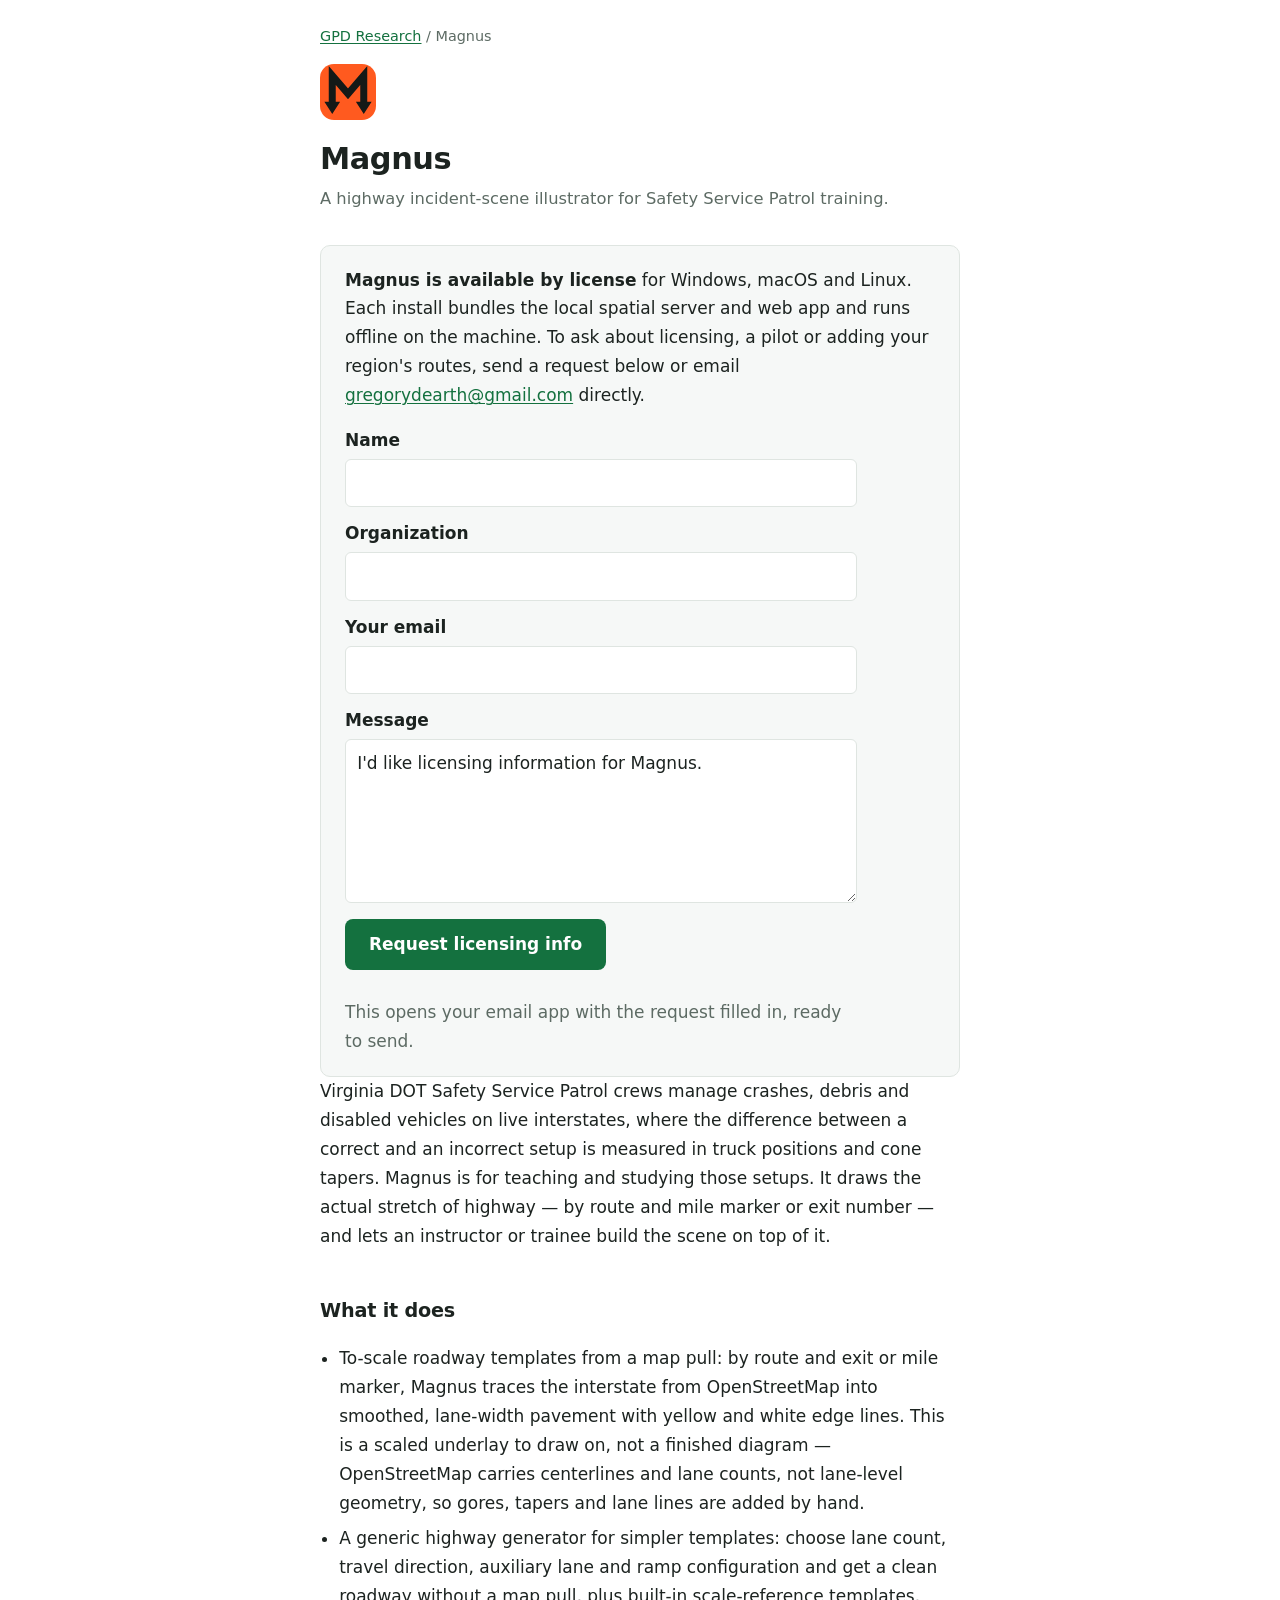
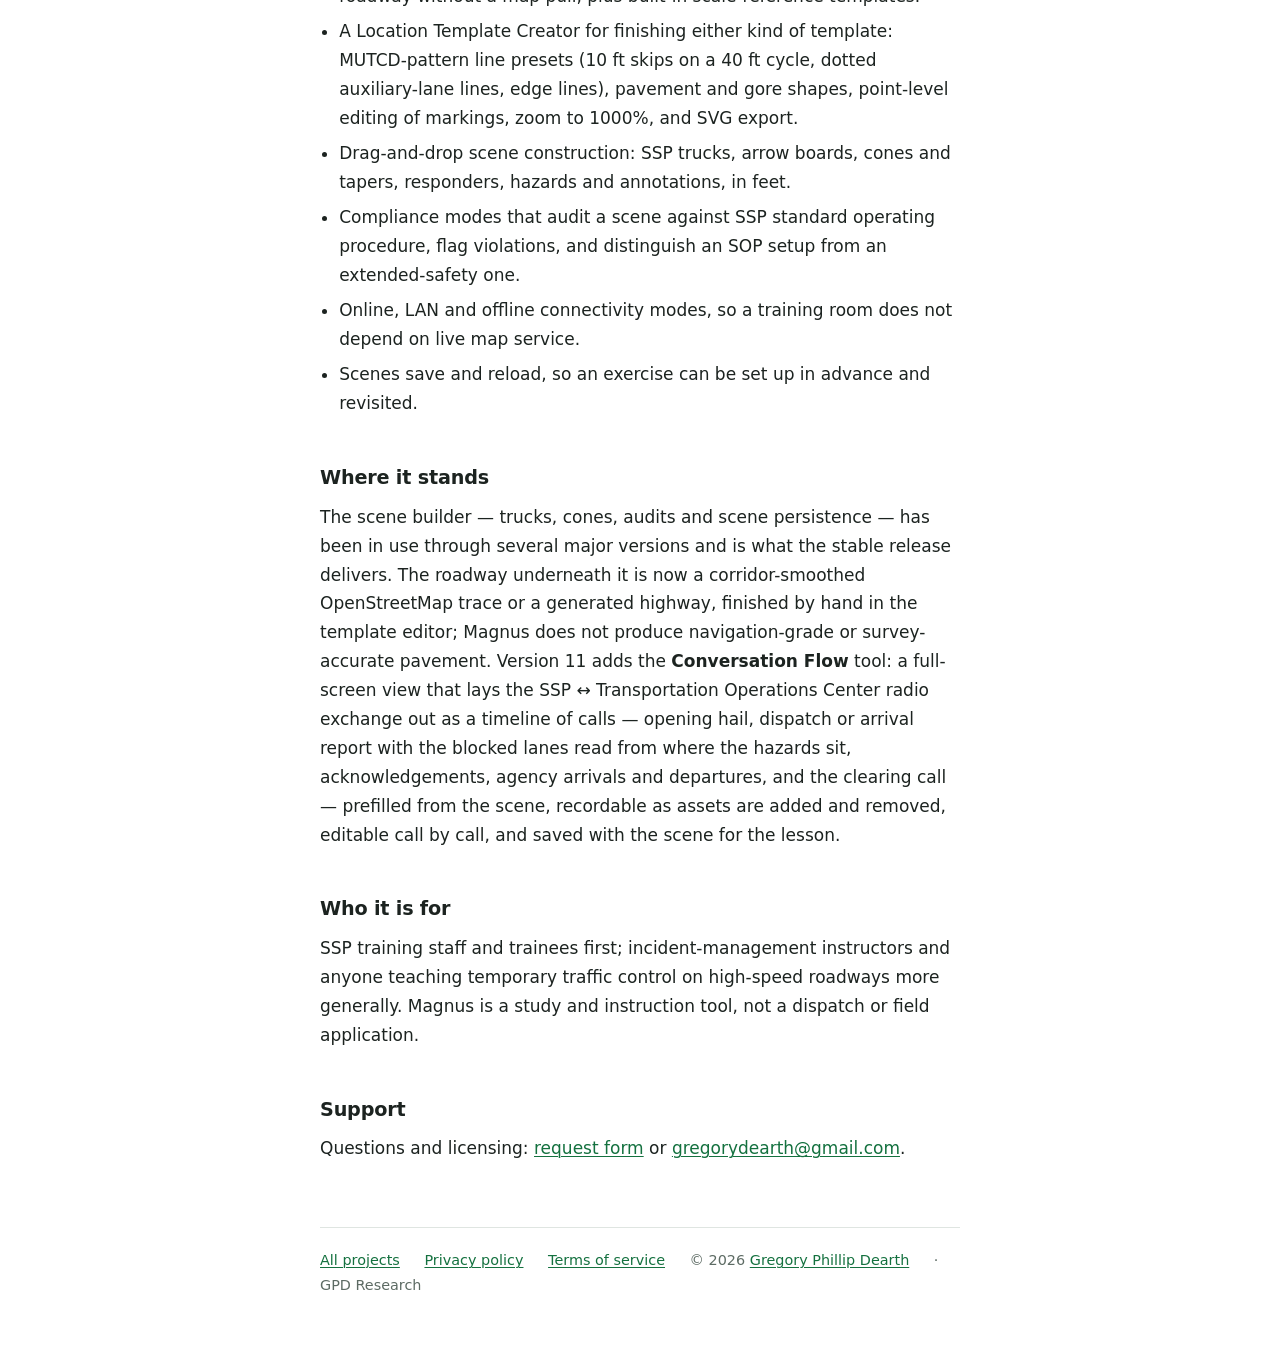
<file: magnus.html>
<!DOCTYPE html>
<html lang="en">
<head>
<meta charset="utf-8">
<meta name="viewport" content="width=device-width, initial-scale=1">
<meta name="author" content="Gregory Phillip Dearth">
<title>Magnus — highway incident-scene illustrator</title>
<meta name="description" content="Magnus is a visual incident-scene builder for Virginia DOT Safety Service Patrol training: to-scale roadway templates traced from OpenStreetMap or a generic highway generator, a template editor for lane markings, and a drag-and-drop overlay of trucks, cones and responders audited against SSP procedure.">
<link rel="canonical" href="https://gpd-research.com/magnus.html">
<meta property="og:type" content="website">
<meta property="og:site_name" content="GPD Research">
<meta property="og:title" content="Magnus — highway incident-scene illustrator">
<meta property="og:description" content="Magnus is a visual incident-scene builder for Virginia DOT Safety Service Patrol training: to-scale roadway templates traced from OpenStreetMap or a generic highway generator, a template editor for lane markings, and a drag-and-drop overlay of trucks, cones and responders audited against SSP procedure.">
<meta property="og:url" content="https://gpd-research.com/magnus.html">
<meta property="og:image" content="https://gpd-research.com/store/magnus-icon-512.png">
<meta name="twitter:card" content="summary">
<script type="application/ld+json">{"@context": "https://schema.org", "@type": "SoftwareApplication", "name": "Magnus", "operatingSystem": "Windows, macOS, Linux", "applicationCategory": "EducationalApplication", "url": "https://gpd-research.com/magnus.html", "description": "Magnus is a visual incident-scene builder for Virginia DOT Safety Service Patrol training: to-scale roadway templates traced from OpenStreetMap or a generic highway generator, a template editor for lane markings, and a drag-and-drop overlay of trucks, cones and responders audited against SSP procedure.", "publisher": {"@type": "Organization", "name": "GPD Research", "url": "https://gpd-research.com/", "email": "gregorydearth@gmail.com", "@id": "https://gpd-research.com/#org", "founder": {"@type": "Person", "@id": "https://gpd-research.com/#person", "name": "Gregory Phillip Dearth", "url": "https://gpd-research.com/about.html"}}, "author": {"@type": "Person", "@id": "https://gpd-research.com/#person", "name": "Gregory Phillip Dearth", "url": "https://gpd-research.com/about.html"}}</script>
<link rel="icon" href="store/magnus-icon.svg?v=767bd8ea">
<link rel="stylesheet" href="style.css?v=bbf3dc13">
</head>
<body>
<nav class="crumbs"><a href="index.html">GPD Research</a> / Magnus</nav>
<header>
    <img src="store/magnus-icon.svg?v=767bd8ea" alt="Magnus icon" width="56" height="56">
    <div>
        <h1>Magnus</h1>
        <p class="tagline">A highway incident-scene illustrator for Safety Service Patrol training.</p>
    </div>
</header>

<main>
    <div class="panel" id="licensing">
        <p><strong>Magnus is available by license</strong> for Windows, macOS and Linux. Each install bundles the
        local spatial server and web app and runs offline on the machine. To ask about licensing, a pilot or
        adding your region's routes, send a request below or email
        <a href="mailto:gregorydearth@gmail.com">gregorydearth@gmail.com</a> directly.</p>
        <form class="contact" id="licensing-form">
            <label>Name <input name="name" required autocomplete="name"></label>
            <label>Organization <input name="organization" autocomplete="organization"></label>
            <label>Your email <input name="email" type="email" required autocomplete="email"></label>
            <label>Message <textarea name="message" rows="5" required>I'd like licensing information for Magnus.</textarea></label>
            <button class="cta" type="submit">Request licensing info</button>
            <p class="muted">This opens your email app with the request filled in, ready to send.</p>
        </form>
    </div>
    <script>
        document.getElementById('licensing-form').addEventListener('submit', (event) => {
            event.preventDefault()
            const form = new FormData(event.target)
            const field = (name) => (form.get(name) || '').toString().trim()
            const body = `${field('message')}\n\nName: ${field('name')}\nOrganization: ${field('organization')}\nEmail: ${field('email')}`
            window.location.href = 'mailto:gregorydearth@gmail.com?subject=' +
                encodeURIComponent('Magnus licensing request') + '&body=' + encodeURIComponent(body)
        })
    </script>

    <p>
        Virginia DOT Safety Service Patrol crews manage crashes, debris and disabled vehicles on live
        interstates, where the difference between a correct and an incorrect setup is measured in truck
        positions and cone tapers. Magnus is for teaching and studying those setups. It draws the actual
        stretch of highway — by route and mile marker or exit number — and lets an instructor or trainee build
        the scene on top of it.
    </p>

    <h2>What it does</h2>
    <ul>
        <li>To-scale roadway templates from a map pull: by route and exit or mile marker, Magnus traces the
            interstate from OpenStreetMap into smoothed, lane-width pavement with yellow and white edge lines.
            This is a scaled underlay to draw on, not a finished diagram — OpenStreetMap carries centerlines and
            lane counts, not lane-level geometry, so gores, tapers and lane lines are added by hand.</li>
        <li>A generic highway generator for simpler templates: choose lane count, travel direction, auxiliary lane and ramp
            configuration and get a clean roadway without a map pull, plus built-in scale-reference templates.</li>
        <li>A Location Template Creator for finishing either kind of template: MUTCD-pattern line presets
            (10&nbsp;ft skips on a 40&nbsp;ft cycle, dotted auxiliary-lane lines, edge lines), pavement and gore
            shapes, point-level editing of markings, zoom to 1000%, and SVG export.</li>
        <li>Drag-and-drop scene construction: SSP trucks, arrow boards, cones and tapers, responders, hazards and
            annotations, in feet.</li>
        <li>Compliance modes that audit a scene against SSP standard operating procedure, flag violations, and
            distinguish an SOP setup from an extended-safety one.</li>
        <li>Online, LAN and offline connectivity modes, so a training room does not depend on live map
            service.</li>
        <li>Scenes save and reload, so an exercise can be set up in advance and revisited.</li>
    </ul>

    <h2>Where it stands</h2>
    <p>
        The scene builder — trucks, cones, audits and scene persistence — has been in use through several
        major versions and is what the stable release delivers. The roadway underneath it is now a
        corridor-smoothed OpenStreetMap trace or a generated highway, finished by hand in the template editor;
        Magnus does not produce navigation-grade or survey-accurate pavement. Version 11 adds the
        <strong>Conversation Flow</strong> tool: a full-screen view that lays the SSP ↔ Transportation
        Operations Center radio exchange out as a timeline of calls — opening hail, dispatch or arrival report
        with the blocked lanes read from where the hazards sit, acknowledgements, agency arrivals and
        departures, and the clearing call — prefilled from the scene, recordable as assets are added and
        removed, editable call by call, and saved with the scene for the lesson.
    </p>

    <h2>Who it is for</h2>
    <p>
        SSP training staff and trainees first; incident-management instructors and anyone teaching temporary
        traffic control on high-speed roadways more generally. Magnus is a study and instruction tool, not a
        dispatch or field application.
    </p>

    <h2>Support</h2>
    <p>
        Questions and licensing: <a href="#licensing">request form</a> or <a href="mailto:gregorydearth@gmail.com">gregorydearth@gmail.com</a>.
    </p>
</main>

<footer>
    <a href="index.html">All projects</a>
    <a href="privacy.html">Privacy policy</a>
    <a href="terms.html">Terms of service</a>
    <span>&copy; 2026 <a href="about.html">Gregory Phillip Dearth</a> · GPD Research</span>
</footer>
</body>
</html>
</file>
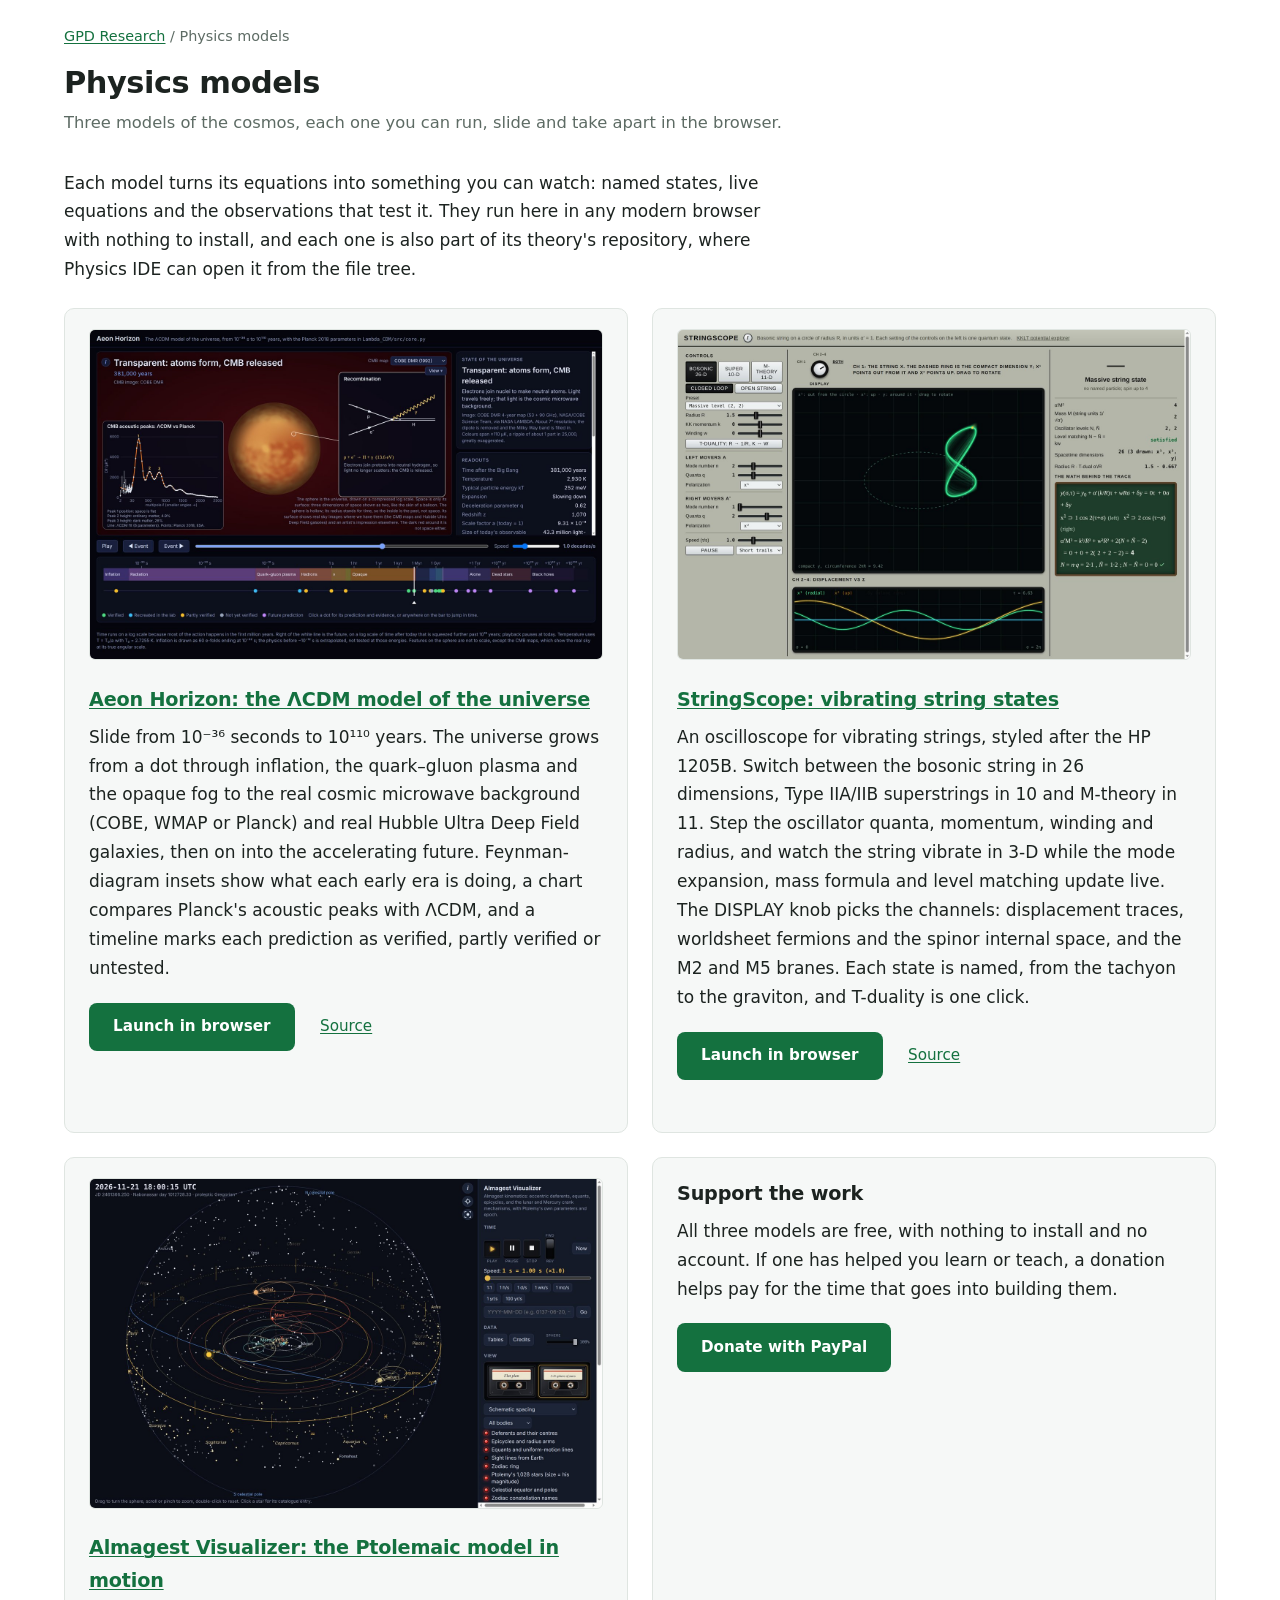
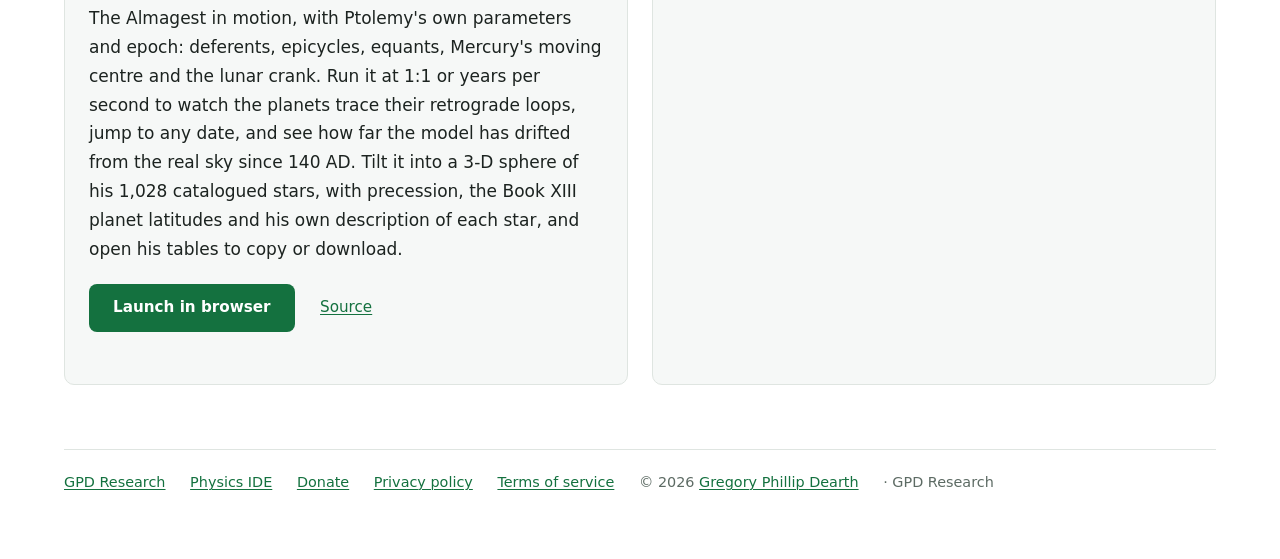
<file: models.html>
<!DOCTYPE html>
<html lang="en">
<head>
<meta charset="utf-8">
<meta name="viewport" content="width=device-width, initial-scale=1">
<meta name="author" content="Gregory Phillip Dearth">
<title>Physics models — Aeon Horizon, StringScope and the Almagest Visualizer | GPD Research</title>
<meta name="description" content="Free physics simulators that run in your browser: Aeon Horizon, the ΛCDM model of the universe with real COBE, WMAP, Planck and Hubble images; StringScope for vibrating strings in bosonic, superstring and M-theory; and the Almagest Visualizer, the Ptolemaic model with epicycles and equants.">
<link rel="canonical" href="https://gpd-research.com/models.html">
<meta property="og:type" content="website">
<meta property="og:site_name" content="GPD Research">
<meta property="og:title" content="Physics models — Aeon Horizon, StringScope and the Almagest Visualizer | GPD Research">
<meta property="og:description" content="Free physics simulators that run in your browser: Aeon Horizon, the ΛCDM model of the universe with real COBE, WMAP, Planck and Hubble images; StringScope for vibrating strings in bosonic, superstring and M-theory; and the Almagest Visualizer, the Ptolemaic model with epicycles and equants.">
<meta property="og:url" content="https://gpd-research.com/models.html">
<meta property="og:image" content="https://gpd-research.com/store/model-lambda-cdm.jpg">
<meta name="twitter:card" content="summary_large_image">
<script type="application/ld+json">{"@context": "https://schema.org", "@graph": [{"@type": "WebApplication", "name": "Aeon Horizon: the ΛCDM model of the universe", "url": "https://gpd-research.com/Lambda_CDM/viewer/", "description": "Slide through the ΛCDM model of the universe from 10⁻³⁶ seconds to 10¹¹⁰ years, with real CMB maps and Hubble galaxies.", "applicationCategory": "EducationalApplication", "operatingSystem": "Any (web browser)", "isAccessibleForFree": true, "image": "https://gpd-research.com/store/model-lambda-cdm.jpg", "offers": {"@type": "Offer", "price": "0", "priceCurrency": "USD"}, "publisher": {"@type": "Organization", "name": "GPD Research", "url": "https://gpd-research.com/", "@id": "https://gpd-research.com/#org", "founder": {"@type": "Person", "@id": "https://gpd-research.com/#person", "name": "Gregory Phillip Dearth", "url": "https://gpd-research.com/about.html"}}, "author": {"@type": "Person", "@id": "https://gpd-research.com/#person", "name": "Gregory Phillip Dearth", "url": "https://gpd-research.com/about.html"}}, {"@type": "WebApplication", "name": "StringScope", "url": "https://gpd-research.com/KKLT_String_Cosmology/src/UI/string_scope.html", "description": "An oscilloscope for vibrating strings in bosonic string theory, Type IIA/IIB superstrings and M-theory, with live equations.", "applicationCategory": "EducationalApplication", "operatingSystem": "Any (web browser)", "isAccessibleForFree": true, "image": "https://gpd-research.com/store/model-string-scope.jpg", "offers": {"@type": "Offer", "price": "0", "priceCurrency": "USD"}, "publisher": {"@type": "Organization", "name": "GPD Research", "url": "https://gpd-research.com/", "@id": "https://gpd-research.com/#org", "founder": {"@type": "Person", "@id": "https://gpd-research.com/#person", "name": "Gregory Phillip Dearth", "url": "https://gpd-research.com/about.html"}}, "author": {"@type": "Person", "@id": "https://gpd-research.com/#person", "name": "Gregory Phillip Dearth", "url": "https://gpd-research.com/about.html"}}, {"@type": "WebApplication", "name": "Almagest Visualizer", "url": "https://gpd-research.com/Ptolemaic_model/viewer/", "description": "The Almagest in motion: deferents, epicycles and equants with Ptolemy's own parameters, his star catalogue on a 3-D celestial sphere, and his tables.", "applicationCategory": "EducationalApplication", "operatingSystem": "Any (web browser)", "isAccessibleForFree": true, "image": "https://gpd-research.com/store/model-ptolemy.jpg", "offers": {"@type": "Offer", "price": "0", "priceCurrency": "USD"}, "publisher": {"@type": "Organization", "name": "GPD Research", "url": "https://gpd-research.com/", "@id": "https://gpd-research.com/#org", "founder": {"@type": "Person", "@id": "https://gpd-research.com/#person", "name": "Gregory Phillip Dearth", "url": "https://gpd-research.com/about.html"}}, "author": {"@type": "Person", "@id": "https://gpd-research.com/#person", "name": "Gregory Phillip Dearth", "url": "https://gpd-research.com/about.html"}}]}</script>
<link rel="icon" href="store/physics-ide-icon-256.png?v=6c766039">
<link rel="stylesheet" href="style.css?v=bbf3dc13">
</head>
<body class="wide">
<nav class="crumbs"><a href="index.html">GPD Research</a> / Physics models</nav>
<header>
    <div>
        <h1>Physics models</h1>
        <p class="tagline">Three models of the cosmos, each one you can run, slide and take apart in the browser.</p>
    </div>
</header>

<main>
    <p>
        Each model turns its equations into something you can watch: named states, live equations and the
        observations that test it. They run here in any modern browser with nothing to install, and each
        one is also part of its theory's repository, where Physics IDE can open it from the file tree.
    </p>

    <div class="models">
    <section class="model" id="lambda-cdm">
        <a href="/Lambda_CDM/viewer/"><img src="store/model-lambda-cdm.jpg?v=17caebfd" alt="Aeon Horizon at recombination: the CMB on the universe sphere, the acoustic-peak chart, a Feynman-diagram inset and the timeline" width="1400" height="900" loading="lazy"></a>
        <h2><a href="/Lambda_CDM/viewer/">Aeon Horizon: the ΛCDM model of the universe</a></h2>
        <p>
            Slide from 10⁻³⁶ seconds to 10¹¹⁰ years. The universe grows from a dot through inflation, the
            quark–gluon plasma and the opaque fog to the real cosmic microwave background (COBE, WMAP or
            Planck) and real Hubble Ultra Deep Field galaxies, then on into the accelerating future.
            Feynman-diagram insets show what each early era is doing, a chart compares Planck's acoustic
            peaks with ΛCDM, and a timeline marks each prediction as verified, partly verified or untested.
        </p>
        <p class="links">
            <a class="cta" href="/Lambda_CDM/viewer/">Launch in browser</a>
            <a href="https://github.com/GPD-Research/Lambda_CDM">Source</a>
        </p>
    </section>

    <section class="model" id="string-scope">
        <a href="/KKLT_String_Cosmology/src/UI/string_scope.html"><img src="store/model-string-scope.jpg?v=9a8f7808" alt="StringScope: a closed string at massive level (2, 2) tracing a figure eight beside a compact circle, with the DISPLAY knob, the displacement trace and the chalkboard maths" width="1400" height="900" loading="lazy"></a>
        <h2><a href="/KKLT_String_Cosmology/src/UI/string_scope.html">StringScope: vibrating string states</a></h2>
        <p>
            An oscilloscope for vibrating strings, styled after the HP 1205B. Switch between the bosonic
            string in 26 dimensions, Type IIA/IIB superstrings in 10 and M-theory in 11. Step the oscillator
            quanta, momentum, winding and radius, and watch the string vibrate in 3-D while the mode
            expansion, mass formula and level matching update live. The DISPLAY knob picks the channels:
            displacement traces, worldsheet fermions and the spinor internal space, and the M2 and M5 branes.
            Each state is named, from the tachyon to the graviton, and T-duality is one click.
        </p>
        <p class="links">
            <a class="cta" href="/KKLT_String_Cosmology/src/UI/string_scope.html">Launch in browser</a>
            <a href="https://github.com/GPD-Research/KKLT_String_Cosmology">Source</a>
        </p>
    </section>

    <section class="model" id="ptolemy">
        <a href="/Ptolemaic_model/viewer/"><img src="store/model-ptolemy.jpg?v=4803992e" alt="Almagest Visualizer: the planets’ deferents and epicycles inside the 3-D sphere of Ptolemy’s stars, with the tape-deck controls" width="1400" height="900" loading="lazy"></a>
        <h2><a href="/Ptolemaic_model/viewer/">Almagest Visualizer: the Ptolemaic model in motion</a></h2>
        <p>
            The Almagest in motion, with Ptolemy's own parameters and epoch: deferents, epicycles, equants,
            Mercury's moving centre and the lunar crank. Run it at 1:1 or years per second to watch the
            planets trace their retrograde loops, jump to any date, and see how far the model has drifted
            from the real sky since 140 AD. Tilt it into a 3-D sphere of his 1,028 catalogued stars, with
            precession, the Book XIII planet latitudes and his own description of each star, and open his
            tables to copy or download.
        </p>
        <p class="links">
            <a class="cta" href="/Ptolemaic_model/viewer/">Launch in browser</a>
            <a href="https://github.com/GPD-Research/Ptolemaic_model">Source</a>
        </p>
    </section>

    <section class="model donate" id="donate">
        <h2>Support the work</h2>
        <p>
            All three models are free, with nothing to install and no account. If one has helped you learn or
            teach, a donation helps pay for the time that goes into building them.
        </p>
        <p class="links">
            <a class="cta" href="https://www.paypal.com/donate/?business=gregorydearth%40gmail.com&amp;item_name=GPD+Research&amp;currency_code=USD">Donate with PayPal</a>
        </p>
    </section>
    </div>
</main>

<footer>
    <a href="index.html">GPD Research</a>
    <a href="physics-ide.html">Physics IDE</a>
    <a href="https://www.paypal.com/donate/?business=gregorydearth%40gmail.com&amp;item_name=GPD+Research&amp;currency_code=USD">Donate</a>
    <a href="privacy.html">Privacy policy</a>
    <a href="terms.html">Terms of service</a>
    <span>&copy; 2026 <a href="about.html">Gregory Phillip Dearth</a> · GPD Research</span>
</footer>
</body>
</html>
</file>
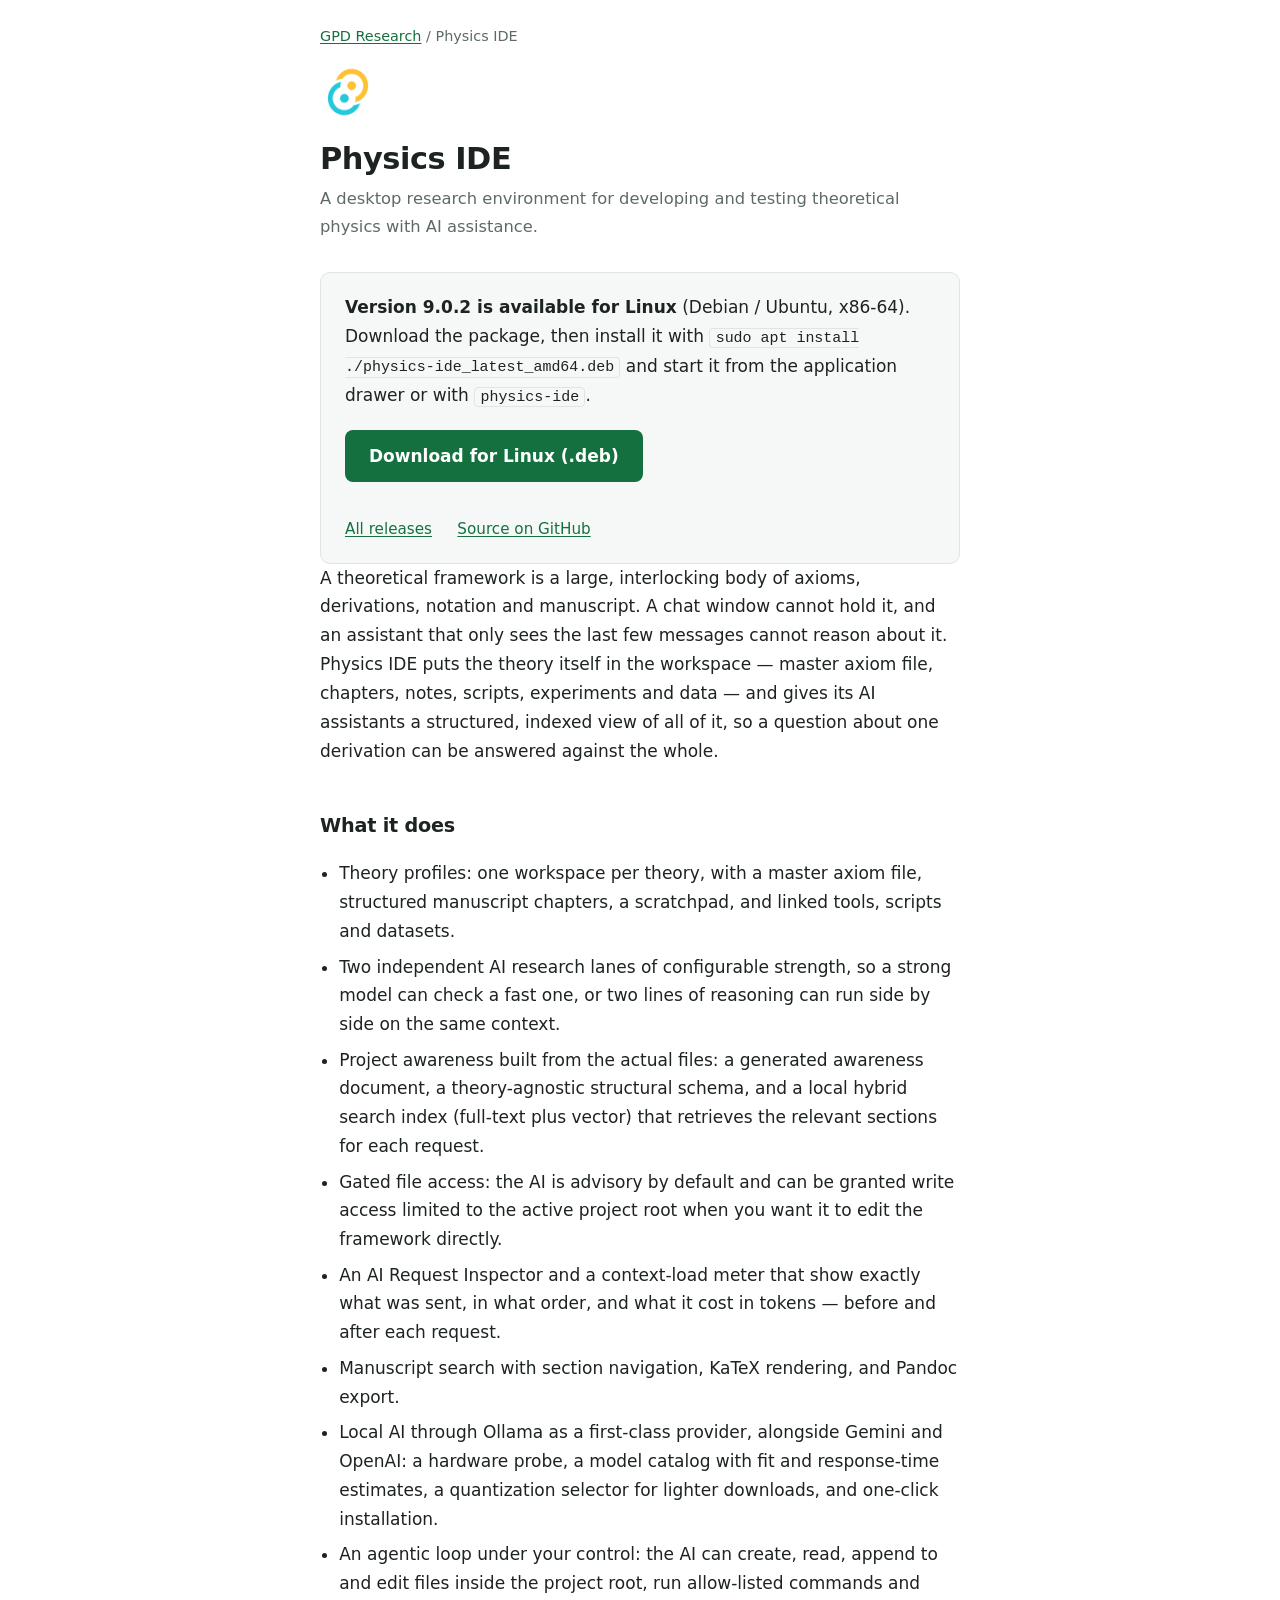
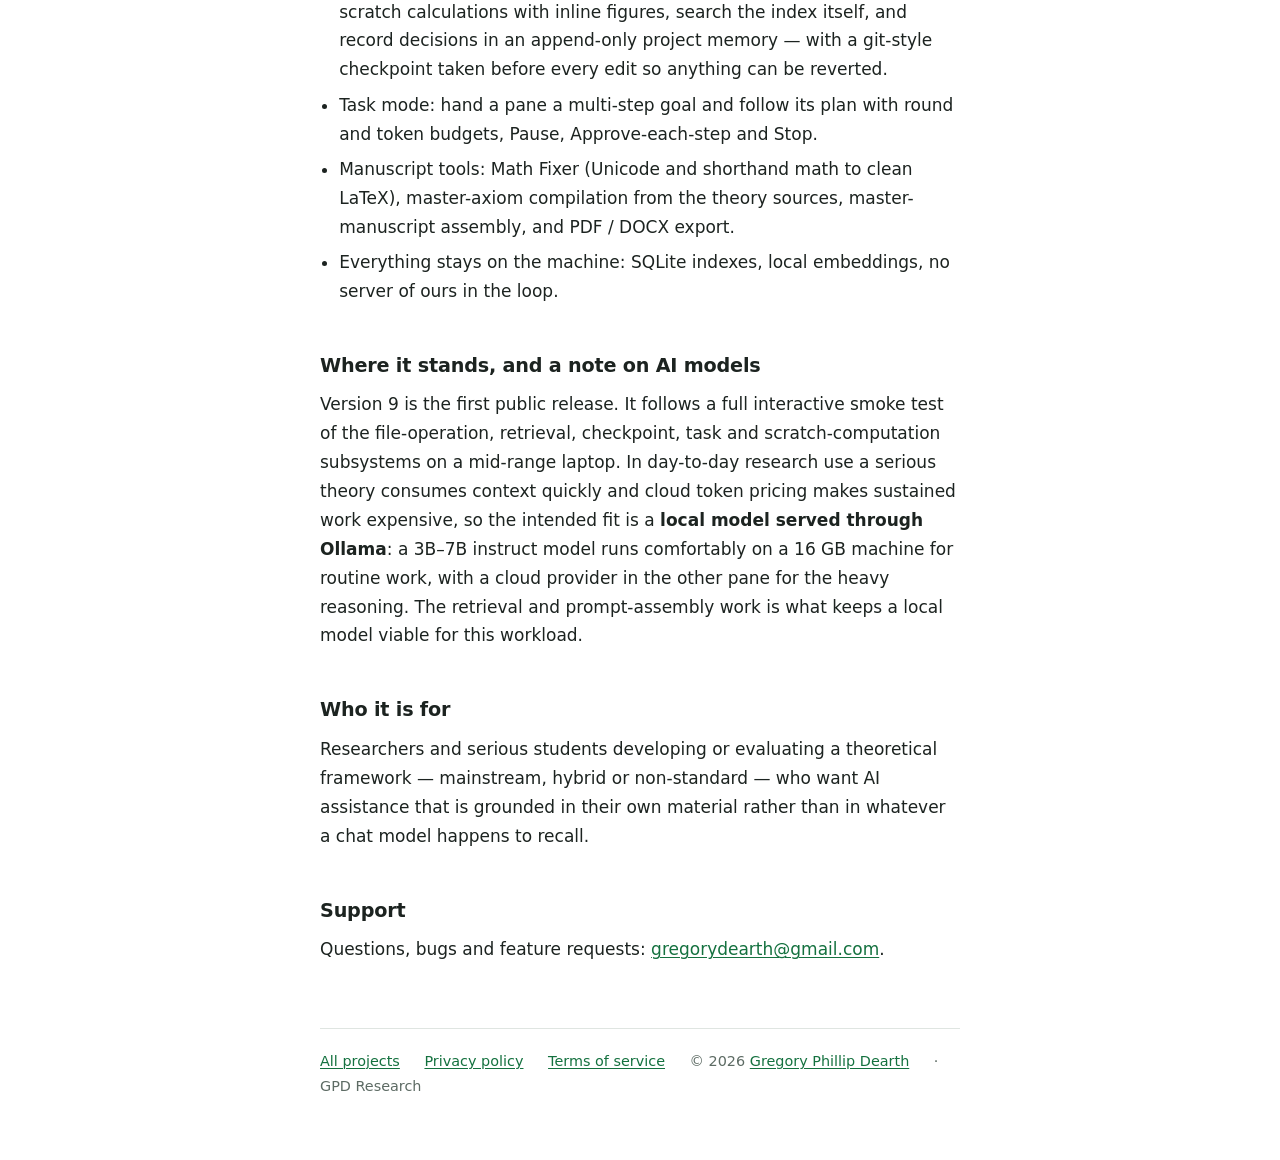
<file: physics-ide.html>
<!DOCTYPE html>
<html lang="en">
<head>
<meta charset="utf-8">
<meta name="viewport" content="width=device-width, initial-scale=1">
<meta name="author" content="Gregory Phillip Dearth">
<title>Physics IDE — an AI-assisted workspace for theoretical physics</title>
<meta name="description" content="Physics IDE is a Linux desktop environment for developing, comparing and testing theoretical physics frameworks, with two AI research assistants given structured, retrieval-backed awareness of the whole theory.">
<link rel="canonical" href="https://gpd-research.com/physics-ide.html">
<meta property="og:type" content="website">
<meta property="og:site_name" content="GPD Research">
<meta property="og:title" content="Physics IDE — an AI-assisted workspace for theoretical physics">
<meta property="og:description" content="Physics IDE is a Linux desktop environment for developing, comparing and testing theoretical physics frameworks, with two AI research assistants given structured, retrieval-backed awareness of the whole theory.">
<meta property="og:url" content="https://gpd-research.com/physics-ide.html">
<meta property="og:image" content="https://gpd-research.com/store/physics-ide-icon-256.png">
<meta name="twitter:card" content="summary">
<script type="application/ld+json">{"@context": "https://schema.org", "@type": "SoftwareApplication", "name": "Physics IDE", "operatingSystem": "Linux", "applicationCategory": "DeveloperApplication", "url": "https://gpd-research.com/physics-ide.html", "description": "Physics IDE is a Linux desktop environment for developing, comparing and testing theoretical physics frameworks, with two AI research assistants given structured, retrieval-backed awareness of the whole theory.", "publisher": {"@type": "Organization", "name": "GPD Research", "url": "https://gpd-research.com/", "email": "gregorydearth@gmail.com", "@id": "https://gpd-research.com/#org", "founder": {"@type": "Person", "@id": "https://gpd-research.com/#person", "name": "Gregory Phillip Dearth", "url": "https://gpd-research.com/about.html"}}, "downloadUrl": "https://github.com/GPD-Research/physics-ide/releases/latest/download/physics-ide_latest_amd64.deb", "offers": {"@type": "Offer", "price": "0", "priceCurrency": "USD"}, "author": {"@type": "Person", "@id": "https://gpd-research.com/#person", "name": "Gregory Phillip Dearth", "url": "https://gpd-research.com/about.html"}}</script>
<link rel="icon" href="store/physics-ide-icon-256.png?v=6c766039">
<link rel="stylesheet" href="style.css?v=bbf3dc13">
</head>
<body>
<nav class="crumbs"><a href="index.html">GPD Research</a> / Physics IDE</nav>
<header>
    <img src="store/physics-ide-icon-256.png?v=6c766039" alt="Physics IDE icon" width="56" height="56">
    <div>
        <h1>Physics IDE</h1>
        <p class="tagline">A desktop research environment for developing and testing theoretical physics with AI assistance.</p>
    </div>
</header>

<main>
    <div class="panel">
        <p><strong>Version 9.0.2 is available for Linux</strong> (Debian / Ubuntu, x86-64). Download the
        package, then install it with <code>sudo apt install ./physics-ide_latest_amd64.deb</code> and start it
        from the application drawer or with <code>physics-ide</code>.</p>
        <p><a class="cta" href="https://github.com/GPD-Research/physics-ide/releases/latest/download/physics-ide_latest_amd64.deb">Download for Linux (.deb)</a></p>
        <p class="links">
            <a href="https://github.com/GPD-Research/physics-ide/releases">All releases</a>
            <a href="https://github.com/GPD-Research/physics-ide">Source on GitHub</a>
        </p>
    </div>

    <p>
        A theoretical framework is a large, interlocking body of axioms, derivations, notation and
        manuscript. A chat window cannot hold it, and an assistant that only sees the last few messages
        cannot reason about it. Physics IDE puts the theory itself in the workspace — master axiom file,
        chapters, notes, scripts, experiments and data — and gives its AI assistants a structured, indexed
        view of all of it, so a question about one derivation can be answered against the whole.
    </p>

    <h2>What it does</h2>
    <ul>
        <li>Theory profiles: one workspace per theory, with a master axiom file, structured manuscript
            chapters, a scratchpad, and linked tools, scripts and datasets.</li>
        <li>Two independent AI research lanes of configurable strength, so a strong model can check a fast
            one, or two lines of reasoning can run side by side on the same context.</li>
        <li>Project awareness built from the actual files: a generated awareness document, a
            theory-agnostic structural schema, and a local hybrid search index (full-text plus vector) that
            retrieves the relevant sections for each request.</li>
        <li>Gated file access: the AI is advisory by default and can be granted write access limited to the
            active project root when you want it to edit the framework directly.</li>
        <li>An AI Request Inspector and a context-load meter that show exactly what was sent, in what order,
            and what it cost in tokens — before and after each request.</li>
        <li>Manuscript search with section navigation, KaTeX rendering, and Pandoc export.</li>
        <li>Local AI through Ollama as a first-class provider, alongside Gemini and OpenAI: a hardware probe,
            a model catalog with fit and response-time estimates, a quantization selector for lighter
            downloads, and one-click installation.</li>
        <li>An agentic loop under your control: the AI can create, read, append to and edit files inside the
            project root, run allow-listed commands and scratch calculations with inline figures, search the
            index itself, and record decisions in an append-only project memory — with a git-style checkpoint
            taken before every edit so anything can be reverted.</li>
        <li>Task mode: hand a pane a multi-step goal and follow its plan with round and token budgets,
            Pause, Approve-each-step and Stop.</li>
        <li>Manuscript tools: Math Fixer (Unicode and shorthand math to clean LaTeX), master-axiom
            compilation from the theory sources, master-manuscript assembly, and PDF / DOCX export.</li>
        <li>Everything stays on the machine: SQLite indexes, local embeddings, no server of ours in the loop.</li>
    </ul>

    <h2>Where it stands, and a note on AI models</h2>
    <p>
        Version 9 is the first public release. It follows a full interactive smoke test of the file-operation,
        retrieval, checkpoint, task and scratch-computation subsystems on a mid-range laptop. In day-to-day
        research use a serious theory consumes context quickly and cloud token pricing makes sustained work
        expensive, so the intended fit is a <strong>local model served through Ollama</strong>: a 3B–7B
        instruct model runs comfortably on a 16 GB machine for routine work, with a cloud provider in the
        other pane for the heavy reasoning. The retrieval and prompt-assembly work is what keeps a local
        model viable for this workload.
    </p>

    <h2>Who it is for</h2>
    <p>
        Researchers and serious students developing or evaluating a theoretical framework — mainstream,
        hybrid or non-standard — who want AI assistance that is grounded in their own material rather than
        in whatever a chat model happens to recall.
    </p>

    <h2>Support</h2>
    <p>
        Questions, bugs and feature requests: <a href="mailto:gregorydearth@gmail.com">gregorydearth@gmail.com</a>.
    </p>
</main>

<footer>
    <a href="index.html">All projects</a>
    <a href="privacy.html">Privacy policy</a>
    <a href="terms.html">Terms of service</a>
    <span>&copy; 2026 <a href="about.html">Gregory Phillip Dearth</a> · GPD Research</span>
</footer>
</body>
</html>
</file>
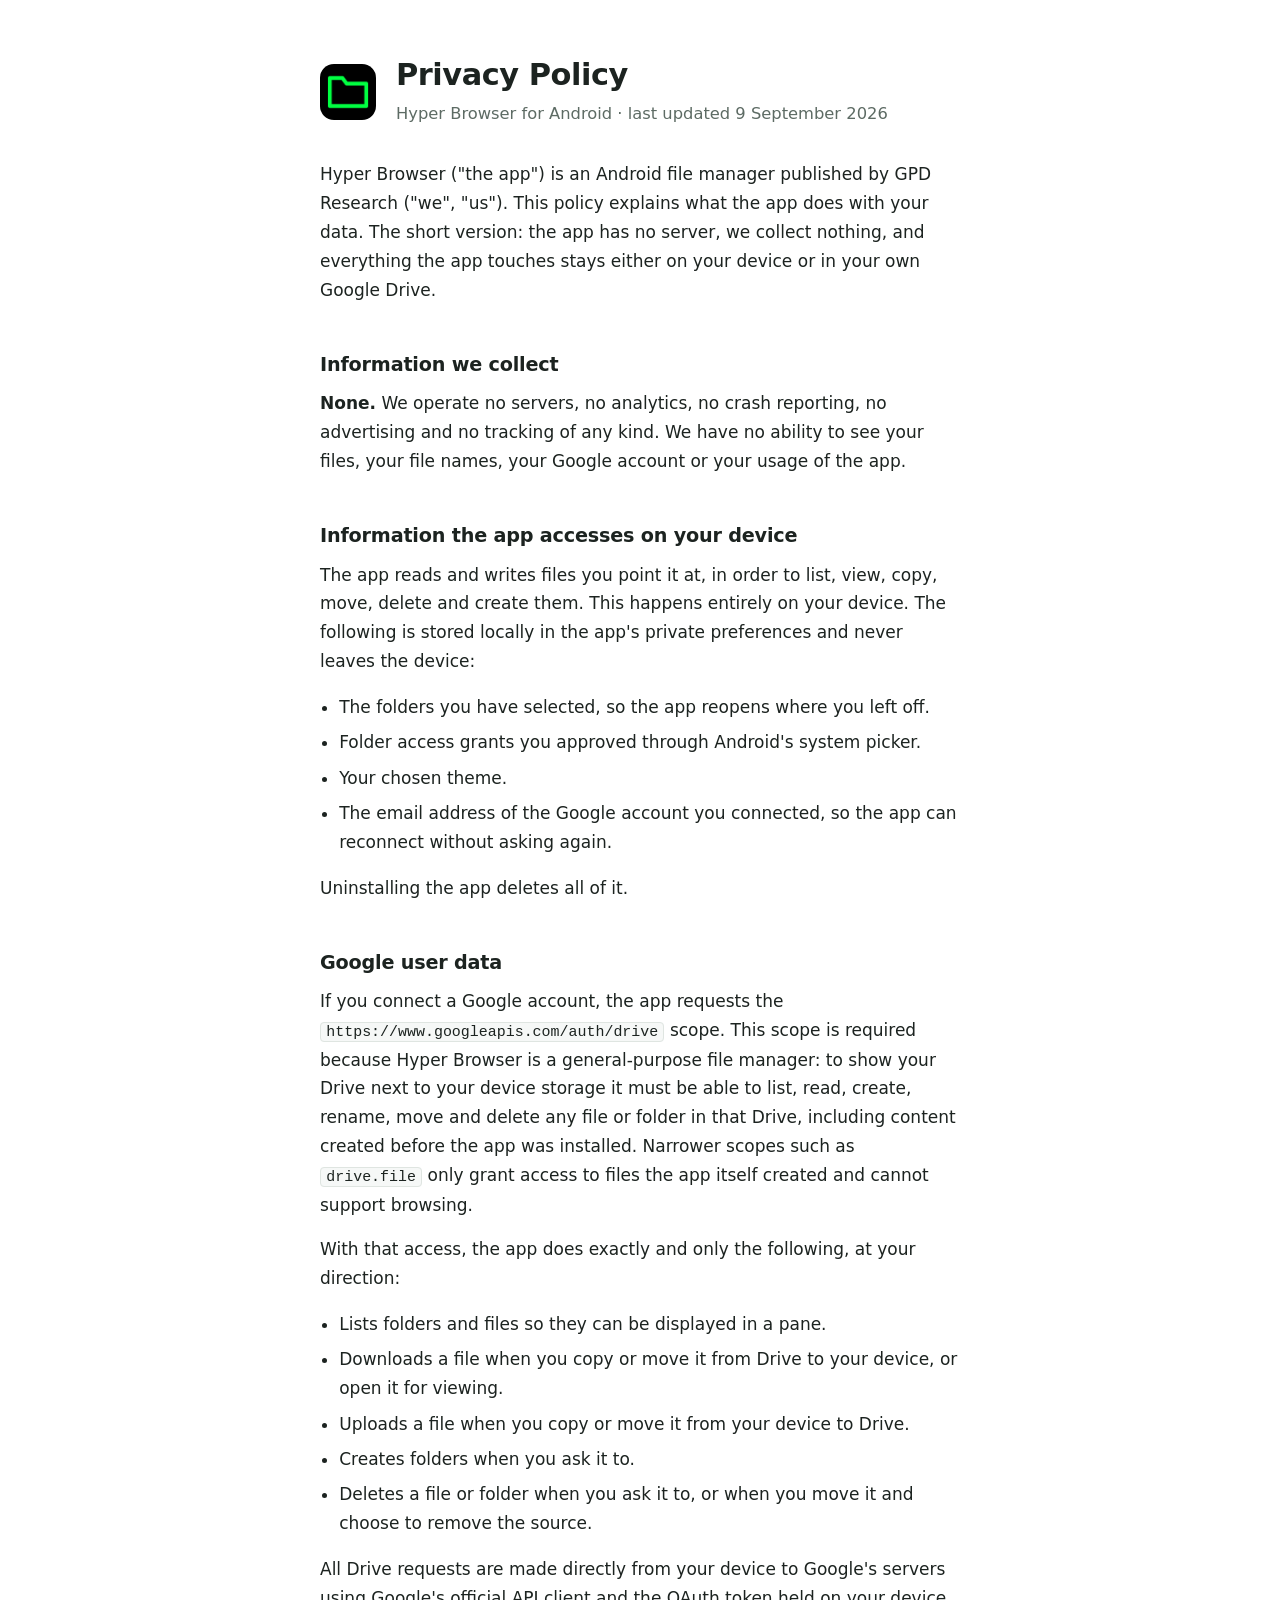
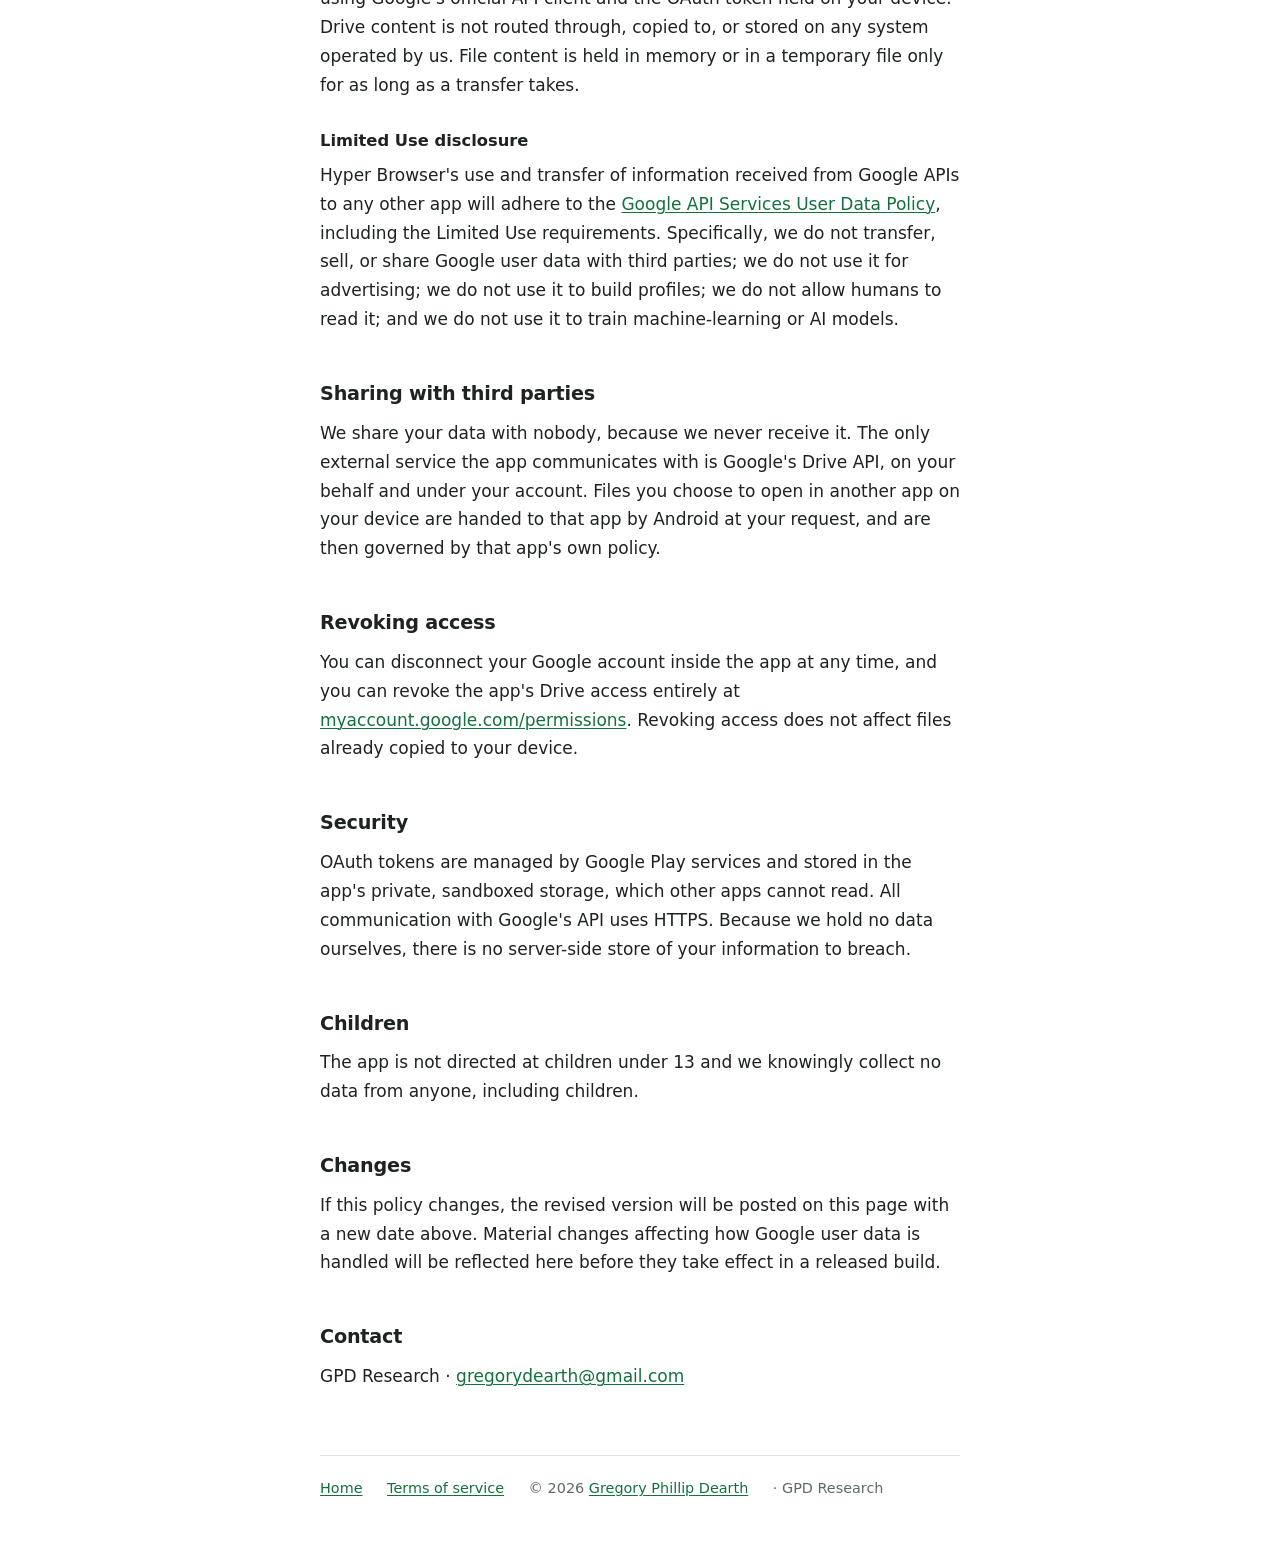
<file: privacy.html>
<!DOCTYPE html>
<html lang="en">
<head>
<meta charset="utf-8">
<meta name="viewport" content="width=device-width, initial-scale=1">
<meta name="author" content="Gregory Phillip Dearth">
<title>Privacy Policy — Hyper Browser</title>
<meta name="description" content="Privacy policy for Hyper Browser: what data the Android app accesses, including Google Drive, and why.">
<link rel="canonical" href="https://gpd-research.com/privacy.html">
<meta property="og:type" content="website">
<meta property="og:site_name" content="GPD Research">
<meta property="og:title" content="Privacy Policy — Hyper Browser">
<meta property="og:description" content="Privacy policy for Hyper Browser: what data the Android app accesses, including Google Drive, and why.">
<meta property="og:url" content="https://gpd-research.com/privacy.html">
<meta property="og:image" content="https://gpd-research.com/store/play-icon-512.png">
<meta name="twitter:card" content="summary">
<link rel="icon" href="store/play-icon-512.png?v=040e02d1">
<link rel="stylesheet" href="style.css?v=bbf3dc13">
</head>
<body>
<header>
    <img src="store/play-icon-512.png?v=040e02d1" alt="Hyper Browser icon" width="56" height="56">
    <div>
        <h1>Privacy Policy</h1>
        <p class="tagline">Hyper Browser for Android &middot; last updated 9 September 2026</p>
    </div>
</header>

<main>
    <p>
        Hyper Browser ("the app") is an Android file manager published by GPD Research ("we", "us"). This
        policy explains what the app does with your data. The short version: the app has no server, we
        collect nothing, and everything the app touches stays either on your device or in your own Google
        Drive.
    </p>

    <h2>Information we collect</h2>
    <p>
        <strong>None.</strong> We operate no servers, no analytics, no crash reporting, no advertising and
        no tracking of any kind. We have no ability to see your files, your file names, your Google account
        or your usage of the app.
    </p>

    <h2>Information the app accesses on your device</h2>
    <p>
        The app reads and writes files you point it at, in order to list, view, copy, move, delete and
        create them. This happens entirely on your device. The following is stored locally in the app's
        private preferences and never leaves the device:
    </p>
    <ul>
        <li>The folders you have selected, so the app reopens where you left off.</li>
        <li>Folder access grants you approved through Android's system picker.</li>
        <li>Your chosen theme.</li>
        <li>The email address of the Google account you connected, so the app can reconnect without asking again.</li>
    </ul>
    <p>Uninstalling the app deletes all of it.</p>

    <h2>Google user data</h2>
    <p>
        If you connect a Google account, the app requests the
        <code>https://www.googleapis.com/auth/drive</code> scope. This scope is required because Hyper
        Browser is a general-purpose file manager: to show your Drive next to your device storage it must
        be able to list, read, create, rename, move and delete any file or folder in that Drive, including
        content created before the app was installed. Narrower scopes such as <code>drive.file</code> only
        grant access to files the app itself created and cannot support browsing.
    </p>
    <p>With that access, the app does exactly and only the following, at your direction:</p>
    <ul>
        <li>Lists folders and files so they can be displayed in a pane.</li>
        <li>Downloads a file when you copy or move it from Drive to your device, or open it for viewing.</li>
        <li>Uploads a file when you copy or move it from your device to Drive.</li>
        <li>Creates folders when you ask it to.</li>
        <li>Deletes a file or folder when you ask it to, or when you move it and choose to remove the source.</li>
    </ul>
    <p>
        All Drive requests are made directly from your device to Google's servers using Google's official
        API client and the OAuth token held on your device. Drive content is not routed through, copied to,
        or stored on any system operated by us. File content is held in memory or in a temporary file only
        for as long as a transfer takes.
    </p>

    <h3>Limited Use disclosure</h3>
    <p>
        Hyper Browser's use and transfer of information received from Google APIs to any other app will
        adhere to the
        <a href="https://developers.google.com/terms/api-services-user-data-policy">Google API Services
        User Data Policy</a>, including the Limited Use requirements. Specifically, we do not transfer,
        sell, or share Google user data with third parties; we do not use it for advertising; we do not use
        it to build profiles; we do not allow humans to read it; and we do not use it to train
        machine-learning or AI models.
    </p>

    <h2>Sharing with third parties</h2>
    <p>
        We share your data with nobody, because we never receive it. The only external service the app
        communicates with is Google's Drive API, on your behalf and under your account. Files you choose to
        open in another app on your device are handed to that app by Android at your request, and are then
        governed by that app's own policy.
    </p>

    <h2>Revoking access</h2>
    <p>
        You can disconnect your Google account inside the app at any time, and you can revoke the app's
        Drive access entirely at
        <a href="https://myaccount.google.com/permissions">myaccount.google.com/permissions</a>. Revoking
        access does not affect files already copied to your device.
    </p>

    <h2>Security</h2>
    <p>
        OAuth tokens are managed by Google Play services and stored in the app's private, sandboxed storage,
        which other apps cannot read. All communication with Google's API uses HTTPS. Because we hold no
        data ourselves, there is no server-side store of your information to breach.
    </p>

    <h2>Children</h2>
    <p>
        The app is not directed at children under 13 and we knowingly collect no data from anyone,
        including children.
    </p>

    <h2>Changes</h2>
    <p>
        If this policy changes, the revised version will be posted on this page with a new date above.
        Material changes affecting how Google user data is handled will be reflected here before they take
        effect in a released build.
    </p>

    <h2>Contact</h2>
    <p>
        GPD Research &middot;
        <a href="mailto:gregorydearth@gmail.com">gregorydearth@gmail.com</a>
    </p>
</main>

<footer>
    <a href="index.html">Home</a>
    <a href="terms.html">Terms of service</a>
    <span>&copy; 2026 <a href="about.html">Gregory Phillip Dearth</a> · GPD Research</span>
</footer>
</body>
</html>
</file>
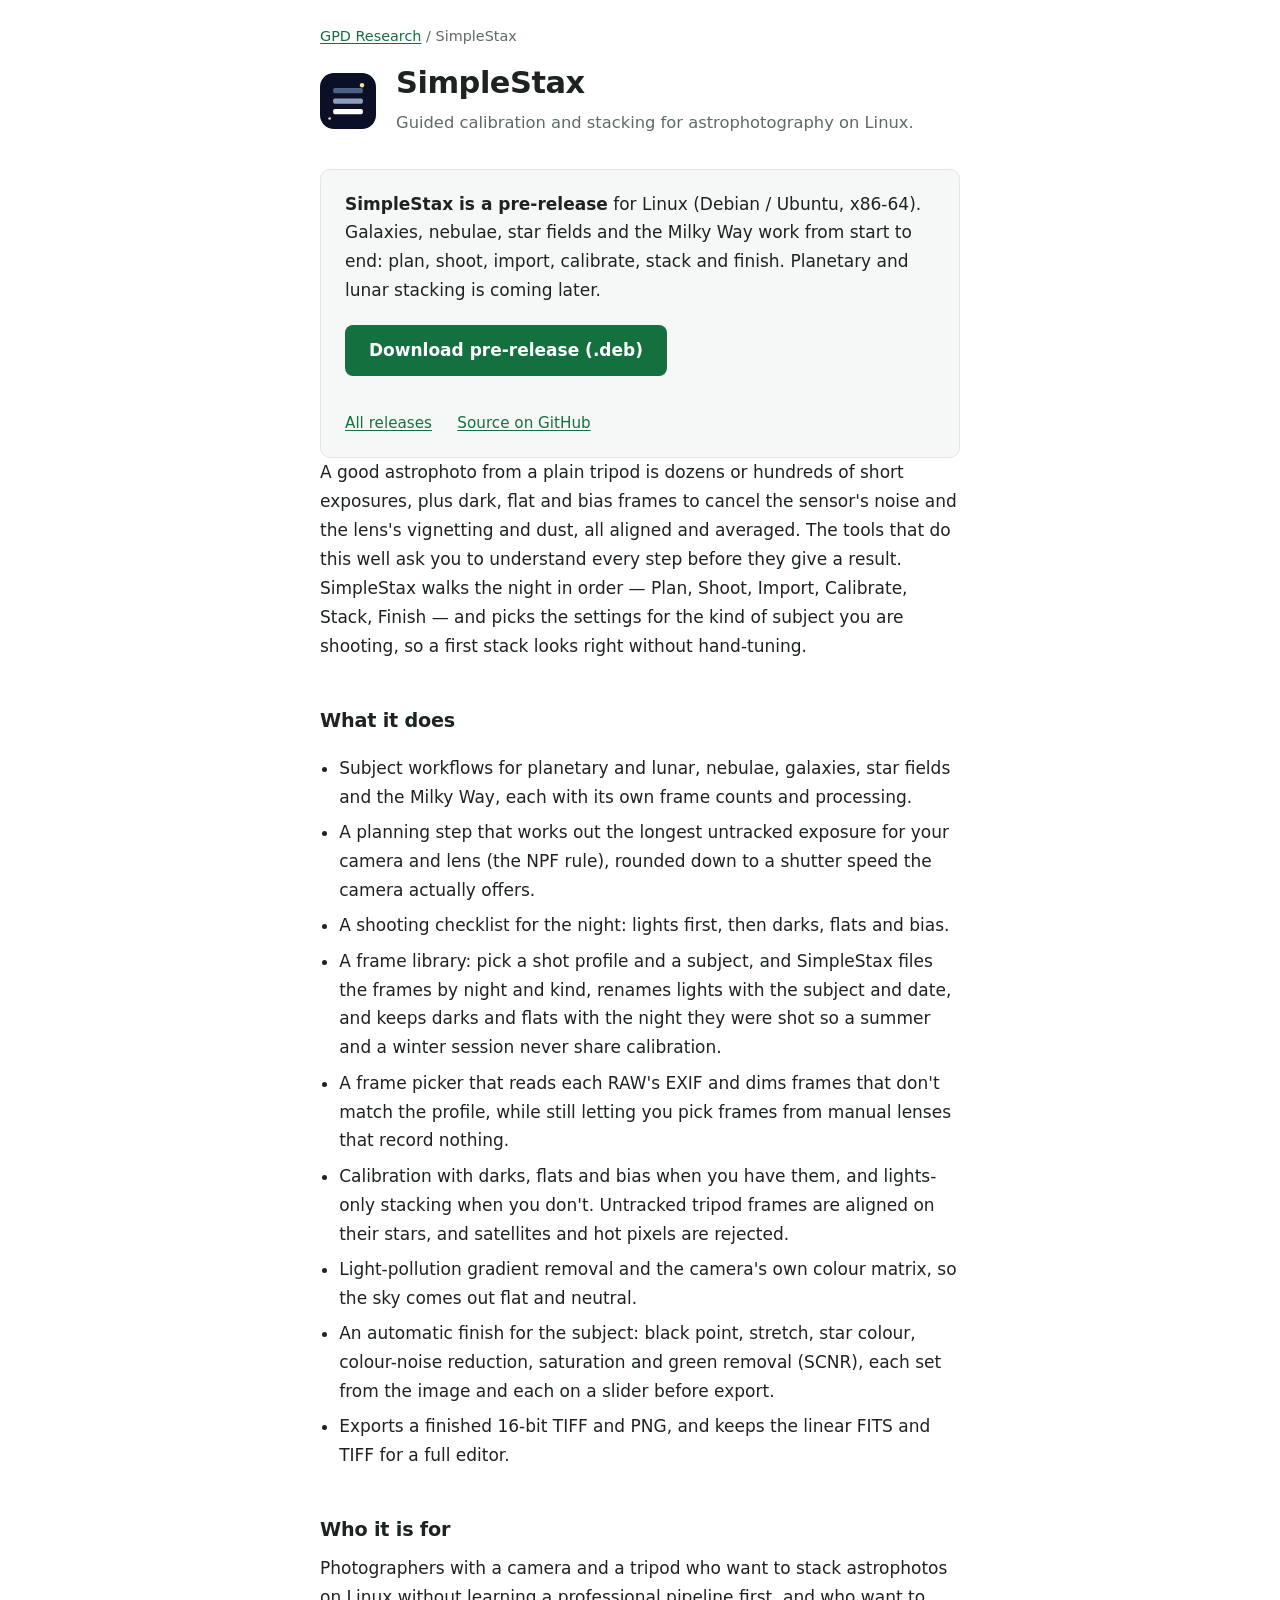
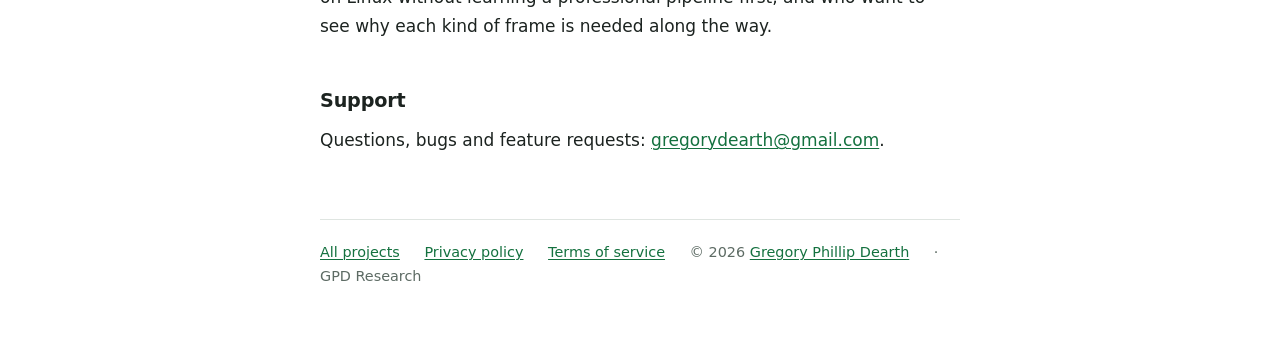
<file: simplestax.html>
<!DOCTYPE html>
<html lang="en">
<head>
<meta charset="utf-8">
<meta name="viewport" content="width=device-width, initial-scale=1">
<meta name="author" content="Gregory Phillip Dearth">
<title>SimpleStax — guided astrophotography calibration and stacking for Linux</title>
<meta name="description" content="SimpleStax is a Linux desktop app that plans an astrophotography night by subject, files the light, dark, flat and bias frames, and calibrates and stacks them automatically.">
<link rel="canonical" href="https://gpd-research.com/simplestax.html">
<meta property="og:type" content="website">
<meta property="og:site_name" content="GPD Research">
<meta property="og:title" content="SimpleStax — guided astrophotography calibration and stacking for Linux">
<meta property="og:description" content="SimpleStax is a Linux desktop app that plans an astrophotography night by subject, files the light, dark, flat and bias frames, and calibrates and stacks them automatically.">
<meta property="og:url" content="https://gpd-research.com/simplestax.html">
<meta property="og:image" content="https://gpd-research.com/store/simplestax-icon-512.png">
<meta name="twitter:card" content="summary">
<script type="application/ld+json">{"@context": "https://schema.org", "@type": "SoftwareApplication", "name": "SimpleStax", "operatingSystem": "Linux", "applicationCategory": "MultimediaApplication", "url": "https://gpd-research.com/simplestax.html", "description": "SimpleStax is a Linux desktop app that plans an astrophotography night by subject, files the light, dark, flat and bias frames, and calibrates and stacks them automatically.", "publisher": {"@type": "Organization", "name": "GPD Research", "url": "https://gpd-research.com/", "email": "gregorydearth@gmail.com", "@id": "https://gpd-research.com/#org", "founder": {"@type": "Person", "@id": "https://gpd-research.com/#person", "name": "Gregory Phillip Dearth", "url": "https://gpd-research.com/about.html"}}, "downloadUrl": "https://github.com/GPD-Research/SimpleStax/releases/latest/download/simplestax_latest_amd64.deb", "offers": {"@type": "Offer", "price": "0", "priceCurrency": "USD"}, "author": {"@type": "Person", "@id": "https://gpd-research.com/#person", "name": "Gregory Phillip Dearth", "url": "https://gpd-research.com/about.html"}}</script>
<link rel="icon" href="store/simplestax-icon.svg?v=019d0212">
<link rel="stylesheet" href="style.css?v=bbf3dc13">
</head>
<body>
<nav class="crumbs"><a href="index.html">GPD Research</a> / SimpleStax</nav>
<header>
    <img src="store/simplestax-icon.svg?v=019d0212" alt="SimpleStax icon" width="56" height="56">
    <div>
        <h1>SimpleStax</h1>
        <p class="tagline">Guided calibration and stacking for astrophotography on Linux.</p>
    </div>
</header>

<main>
    <div class="panel">
        <p><strong>SimpleStax is a pre-release</strong> for Linux (Debian / Ubuntu, x86-64). Galaxies, nebulae,
        star fields and the Milky Way work from start to end: plan, shoot, import, calibrate, stack and finish.
        Planetary and lunar stacking is coming later.</p>
        <p><a class="cta" href="https://github.com/GPD-Research/SimpleStax/releases/latest/download/simplestax_latest_amd64.deb">Download pre-release (.deb)</a></p>
        <p class="links">
            <a href="https://github.com/GPD-Research/SimpleStax/releases">All releases</a>
            <a href="https://github.com/GPD-Research/SimpleStax">Source on GitHub</a>
        </p>
    </div>

    <p>
        A good astrophoto from a plain tripod is dozens or hundreds of short exposures, plus dark, flat and
        bias frames to cancel the sensor's noise and the lens's vignetting and dust, all aligned and averaged.
        The tools that do this well ask you to understand every step before they give a result. SimpleStax
        walks the night in order — Plan, Shoot, Import, Calibrate, Stack, Finish — and picks the settings
        for the kind of subject you are shooting, so a first stack looks right without hand-tuning.
    </p>

    <h2>What it does</h2>
    <ul>
        <li>Subject workflows for planetary and lunar, nebulae, galaxies, star fields and the Milky Way, each
            with its own frame counts and processing.</li>
        <li>A planning step that works out the longest untracked exposure for your camera and lens (the NPF
            rule), rounded down to a shutter speed the camera actually offers.</li>
        <li>A shooting checklist for the night: lights first, then darks, flats and bias.</li>
        <li>A frame library: pick a shot profile and a subject, and SimpleStax files the frames by night and
            kind, renames lights with the subject and date, and keeps darks and flats with the night they were
            shot so a summer and a winter session never share calibration.</li>
        <li>A frame picker that reads each RAW's EXIF and dims frames that don't match the profile, while still
            letting you pick frames from manual lenses that record nothing.</li>
        <li>Calibration with darks, flats and bias when you have them, and lights-only stacking when you don't.
            Untracked tripod frames are aligned on their stars, and satellites and hot pixels are rejected.</li>
        <li>Light-pollution gradient removal and the camera's own colour matrix, so the sky comes out flat and
            neutral.</li>
        <li>An automatic finish for the subject: black point, stretch, star colour, colour-noise reduction,
            saturation and green removal (SCNR), each set from the image and each on a slider before export.</li>
        <li>Exports a finished 16-bit TIFF and PNG, and keeps the linear FITS and TIFF for a full editor.</li>
    </ul>

    <h2>Who it is for</h2>
    <p>
        Photographers with a camera and a tripod who want to stack astrophotos on Linux without learning a
        professional pipeline first, and who want to see why each kind of frame is needed along the way.
    </p>

    <h2>Support</h2>
    <p>
        Questions, bugs and feature requests: <a href="mailto:gregorydearth@gmail.com">gregorydearth@gmail.com</a>.
    </p>
</main>

<footer>
    <a href="index.html">All projects</a>
    <a href="privacy.html">Privacy policy</a>
    <a href="terms.html">Terms of service</a>
    <span>&copy; 2026 <a href="about.html">Gregory Phillip Dearth</a> · GPD Research</span>
</footer>
</body>
</html>
</file>
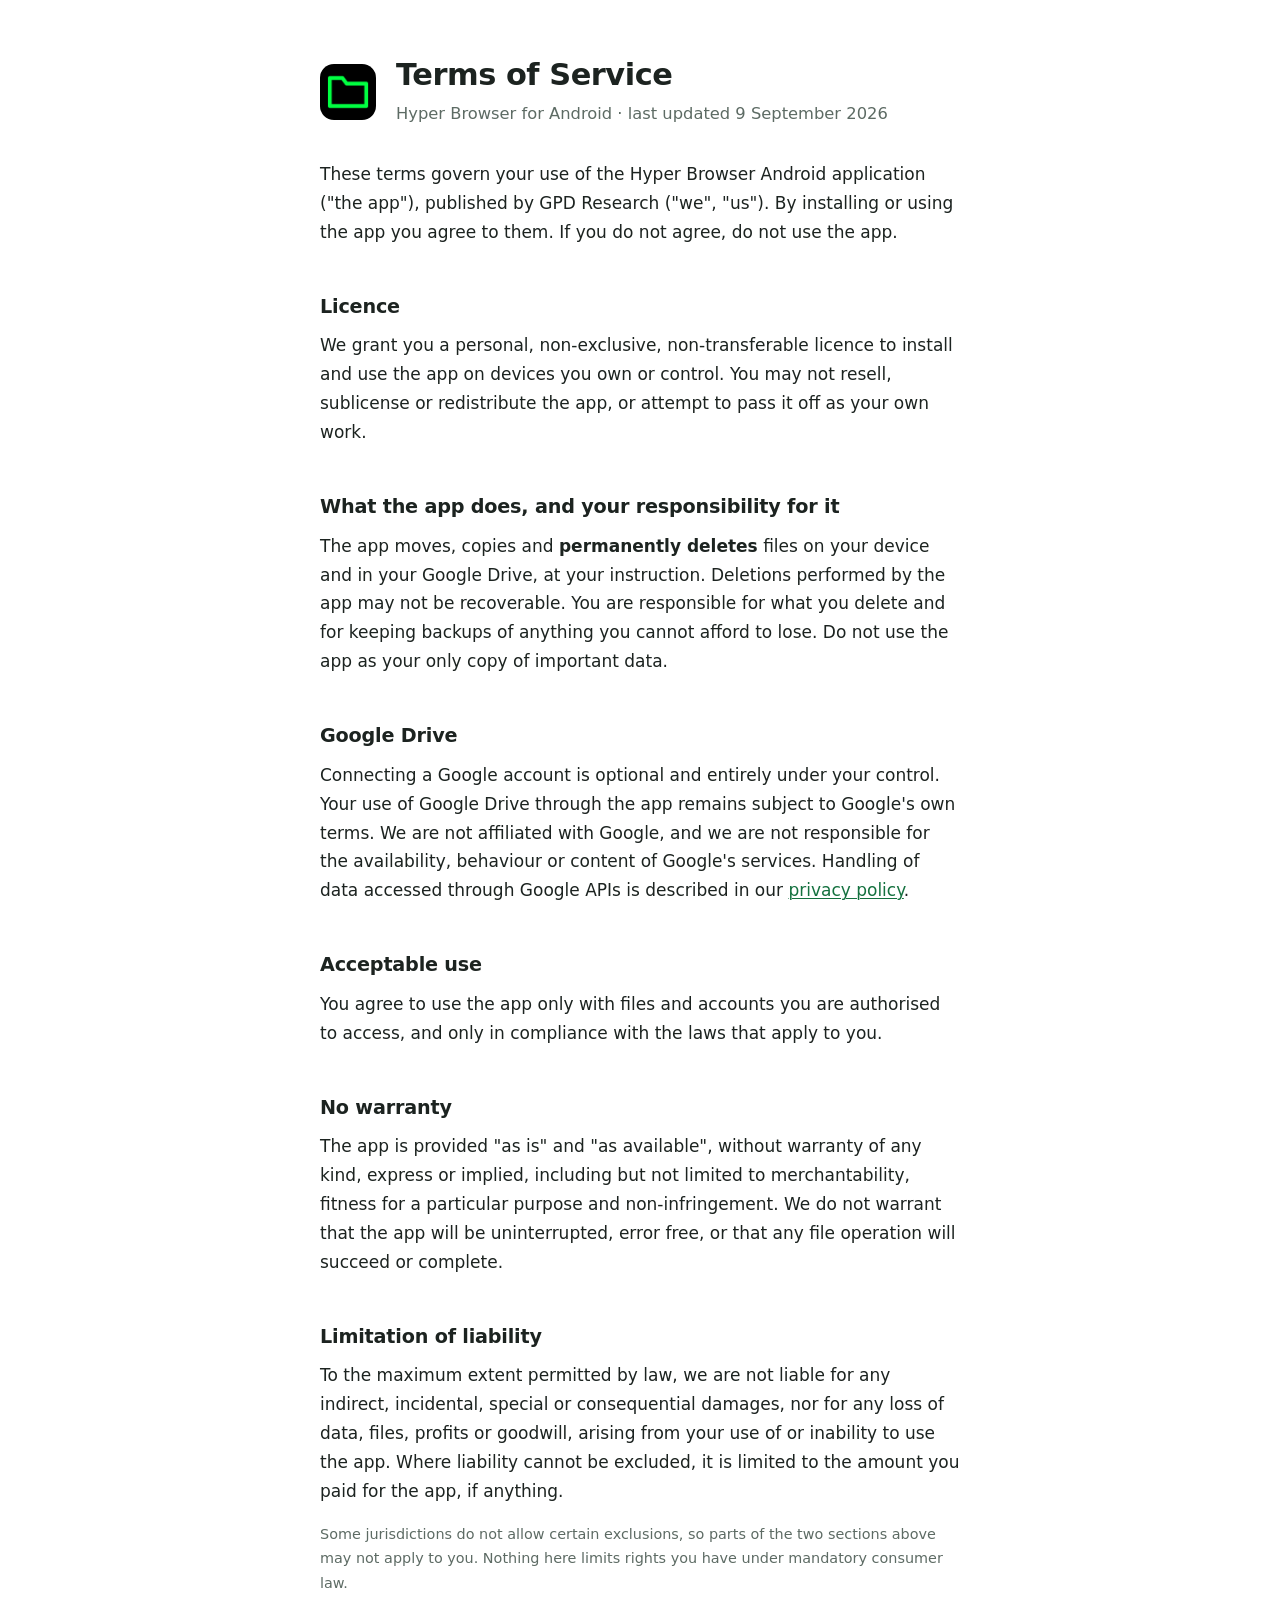
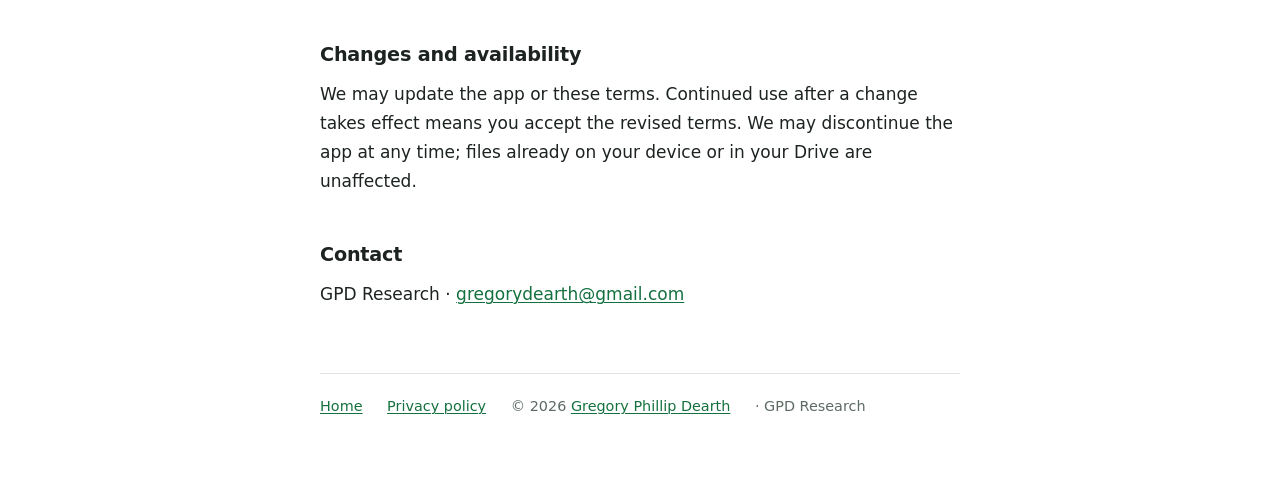
<file: terms.html>
<!DOCTYPE html>
<html lang="en">
<head>
<meta charset="utf-8">
<meta name="viewport" content="width=device-width, initial-scale=1">
<meta name="author" content="Gregory Phillip Dearth">
<title>Terms of Service — Hyper Browser</title>
<meta name="description" content="Terms of service for Hyper Browser, the dual-pane Android file manager.">
<link rel="canonical" href="https://gpd-research.com/terms.html">
<meta property="og:type" content="website">
<meta property="og:site_name" content="GPD Research">
<meta property="og:title" content="Terms of Service — Hyper Browser">
<meta property="og:description" content="Terms of service for Hyper Browser, the dual-pane Android file manager.">
<meta property="og:url" content="https://gpd-research.com/terms.html">
<meta property="og:image" content="https://gpd-research.com/store/play-icon-512.png">
<meta name="twitter:card" content="summary">
<link rel="icon" href="store/play-icon-512.png?v=040e02d1">
<link rel="stylesheet" href="style.css?v=bbf3dc13">
</head>
<body>
<header>
    <img src="store/play-icon-512.png?v=040e02d1" alt="Hyper Browser icon" width="56" height="56">
    <div>
        <h1>Terms of Service</h1>
        <p class="tagline">Hyper Browser for Android &middot; last updated 9 September 2026</p>
    </div>
</header>

<main>
    <p>
        These terms govern your use of the Hyper Browser Android application ("the app"), published by
        GPD Research ("we", "us"). By installing or using the app you agree to them. If you do not agree,
        do not use the app.
    </p>

    <h2>Licence</h2>
    <p>
        We grant you a personal, non-exclusive, non-transferable licence to install and use the app on
        devices you own or control. You may not resell, sublicense or redistribute the app, or attempt to
        pass it off as your own work.
    </p>

    <h2>What the app does, and your responsibility for it</h2>
    <p>
        The app moves, copies and <strong>permanently deletes</strong> files on your device and in your
        Google Drive, at your instruction. Deletions performed by the app may not be recoverable. You are
        responsible for what you delete and for keeping backups of anything you cannot afford to lose. Do
        not use the app as your only copy of important data.
    </p>

    <h2>Google Drive</h2>
    <p>
        Connecting a Google account is optional and entirely under your control. Your use of Google Drive
        through the app remains subject to Google's own terms. We are not affiliated with Google, and we
        are not responsible for the availability, behaviour or content of Google's services. Handling of
        data accessed through Google APIs is described in our
        <a href="privacy.html">privacy policy</a>.
    </p>

    <h2>Acceptable use</h2>
    <p>
        You agree to use the app only with files and accounts you are authorised to access, and only in
        compliance with the laws that apply to you.
    </p>

    <h2>No warranty</h2>
    <p>
        The app is provided "as is" and "as available", without warranty of any kind, express or implied,
        including but not limited to merchantability, fitness for a particular purpose and non-infringement.
        We do not warrant that the app will be uninterrupted, error free, or that any file operation will
        succeed or complete.
    </p>

    <h2>Limitation of liability</h2>
    <p>
        To the maximum extent permitted by law, we are not liable for any indirect, incidental, special or
        consequential damages, nor for any loss of data, files, profits or goodwill, arising from your use
        of or inability to use the app. Where liability cannot be excluded, it is limited to the amount you
        paid for the app, if anything.
    </p>
    <p class="note">
        Some jurisdictions do not allow certain exclusions, so parts of the two sections above may not
        apply to you. Nothing here limits rights you have under mandatory consumer law.
    </p>

    <h2>Changes and availability</h2>
    <p>
        We may update the app or these terms. Continued use after a change takes effect means you accept
        the revised terms. We may discontinue the app at any time; files already on your device or in your
        Drive are unaffected.
    </p>

    <h2>Contact</h2>
    <p>
        GPD Research &middot;
        <a href="mailto:gregorydearth@gmail.com">gregorydearth@gmail.com</a>
    </p>
</main>

<footer>
    <a href="index.html">Home</a>
    <a href="privacy.html">Privacy policy</a>
    <span>&copy; 2026 <a href="about.html">Gregory Phillip Dearth</a> · GPD Research</span>
</footer>
</body>
</html>
</file>
<file: style.css>
:root {
    --bg: #ffffff;
    --panel: #f6f8f7;
    --fg: #1c2320;
    --muted: #5d6b64;
    --accent: #14713f;
    --accent-hover: #0f5a32;
    --border: #dfe5e1;
}

@media (prefers-color-scheme: dark) {
    :root {
        --bg: #161a18;
        --panel: #1e2421;
        --fg: #e4e9e6;
        --muted: #9aa8a1;
        --accent: #6bbf8a;
        --accent-hover: #8ed3a6;
        --border: #2c3531;
    }
}

* {
    box-sizing: border-box;
}

body {
    margin: 0;
    padding: 0 1.25rem 4rem;
    background: var(--bg);
    color: var(--fg);
    font: 17px/1.7 ui-sans-serif, system-ui, -apple-system, "Segoe UI", Roboto, sans-serif;
    -webkit-font-smoothing: antialiased;
}

main,
header {
    max-width: 40rem;
    margin: 0 auto;
}

header {
    padding: 3.5rem 0 2rem;
    display: flex;
    align-items: center;
    gap: 1.25rem;
    flex-wrap: wrap;
}

header img {
    width: 56px;
    height: 56px;
    max-width: 56px;
    flex: 0 0 auto;
    border-radius: 14px;
}

h1 {
    font-size: 1.9rem;
    line-height: 1.25;
    margin: 0;
    letter-spacing: -0.015em;
}

h2 {
    margin-top: 2.75rem;
    margin-bottom: 0.5rem;
    font-size: 1.2rem;
    letter-spacing: -0.01em;
}

h3 {
    margin-top: 1.75rem;
    margin-bottom: 0.35rem;
    font-size: 1.02rem;
}

p {
    margin: 0 0 1rem;
}

.tagline {
    margin: 0.4rem 0 0;
    color: var(--muted);
    font-size: 1.02rem;
}

ul {
    padding-left: 1.2rem;
}

li {
    margin-bottom: 0.4rem;
}

a {
    color: var(--accent);
    text-decoration-thickness: 1px;
    text-underline-offset: 2px;
}

a:hover {
    color: var(--accent-hover);
}

code {
    background: var(--panel);
    border: 1px solid var(--border);
    border-radius: 4px;
    padding: 0.08em 0.35em;
    font-size: 0.88em;
    overflow-wrap: anywhere;
}

.panel {
    background: var(--panel);
    border: 1px solid var(--border);
    border-radius: 10px;
    padding: 1.25rem 1.5rem;
}

.panel p:last-child {
    margin-bottom: 0;
}

.cta {
    display: inline-block;
    margin: 0.25rem 0.5rem 1rem 0;
    padding: 0.7rem 1.5rem;
    border-radius: 8px;
    background: var(--accent);
    color: #ffffff;
    font-weight: 600;
    text-decoration: none;
}

.cta:hover {
    background: var(--accent-hover);
    color: #ffffff;
}

table {
    width: 100%;
    border-collapse: collapse;
    margin: 1rem 0;
}

th,
td {
    text-align: left;
    padding: 0.7rem 0.75rem 0.7rem 0;
    border-bottom: 1px solid var(--border);
    vertical-align: top;
    font-size: 0.95rem;
}

th {
    font-weight: 600;
    color: var(--muted);
    font-size: 0.82rem;
    letter-spacing: 0.04em;
    text-transform: uppercase;
}

td:first-child {
    padding-right: 1.25rem;
}

footer {
    max-width: 40rem;
    margin: 4rem auto 0;
    padding-top: 1.25rem;
    border-top: 1px solid var(--border);
    color: var(--muted);
    font-size: 0.9rem;
}

footer a {
    margin-right: 1.25rem;
}

.note {
    color: var(--muted);
    font-size: 0.9rem;
}

.crumbs {
    max-width: 40rem;
    margin: 1.5rem auto -2.5rem;
    color: var(--muted);
    font-size: 0.9rem;
}

.projects {
    list-style: none;
    padding: 0;
    margin: 1.5rem 0 0;
    display: grid;
    gap: 1rem;
}

.project {
    display: grid;
    grid-template-columns: 44px minmax(0, 1fr);
    gap: 1rem;
    align-items: start;
    background: var(--panel);
    border: 1px solid var(--border);
    border-radius: 10px;
    padding: 1.25rem 1.5rem;
}

.project img {
    width: 44px;
    height: 44px;
    max-width: 44px;
    border-radius: 10px;
}

@media (max-width: 600px) {
    header img {
        width: 44px;
        height: 44px;
        max-width: 44px;
        border-radius: 10px;
    }

    .project {
        grid-template-columns: 36px minmax(0, 1fr);
        padding: 1rem 1.1rem;
    }

    .project img {
        width: 36px;
        height: 36px;
        max-width: 36px;
        border-radius: 8px;
    }
}

.project h2 {
    margin: 0 0 0.25rem;
    font-size: 1.15rem;
}

.project p {
    margin: 0 0 0.6rem;
}

.links a {
    margin-right: 1.25rem;
    font-size: 0.95rem;
}

.status {
    display: inline-block;
    margin-left: 0.5rem;
    padding: 0.1em 0.6em;
    border-radius: 999px;
    border: 1px solid var(--border);
    color: var(--muted);
    font-size: 0.72rem;
    font-weight: 600;
    letter-spacing: 0.04em;
    text-transform: uppercase;
    vertical-align: middle;
}

.status.available {
    border-color: var(--accent);
    color: var(--accent);
}

.contact {
    display: grid;
    gap: 0.75rem;
    max-width: 32rem;
    margin-top: 1rem;
}

.contact label {
    display: grid;
    gap: 0.25rem;
    font-weight: 600;
}

.contact input,
.contact textarea {
    padding: 0.55rem 0.7rem;
    border: 1px solid var(--border);
    border-radius: 6px;
    background: var(--bg);
    color: var(--fg);
    font: inherit;
    font-weight: 400;
}

.contact button.cta {
    justify-self: start;
    border: none;
    font: inherit;
    font-weight: 600;
    cursor: pointer;
}

.contact .muted {
    color: var(--muted);
    margin: 0;
}

.model {
    background: var(--panel);
    border: 1px solid var(--border);
    border-radius: 10px;
    padding: 1.25rem 1.5rem;
    margin: 1.5rem 0;
}

.model img {
    width: 100%;
    height: auto;
    border-radius: 6px;
    border: 1px solid var(--border);
}

.model h2 {
    margin: 0.9rem 0 0.4rem;
}

.model .links .cta {
    margin-right: 1.25rem;
}

@media (min-width: 960px) {
    .wide main,
    .wide header,
    .wide footer,
    .wide .crumbs {
        max-width: 72rem;
    }

    .wide main > p {
        max-width: 46rem;
    }

    .wide .projects {
        grid-template-columns: repeat(2, minmax(0, 1fr));
        gap: 1.25rem;
    }

    .wide .models {
        display: grid;
        grid-template-columns: repeat(2, minmax(0, 1fr));
        gap: 1.5rem;
        margin-top: 1.5rem;
    }

    .wide .models .model {
        margin: 0;
    }
}

.model.donate h2 {
    margin-top: 0;
}

.bmi-status ul {
    padding-left: 1.2rem;
}

.bmi-status li {
    margin: 0.35rem 0;
}

.bmi-status .katex {
    font-size: 1.05em;
}
</file>
